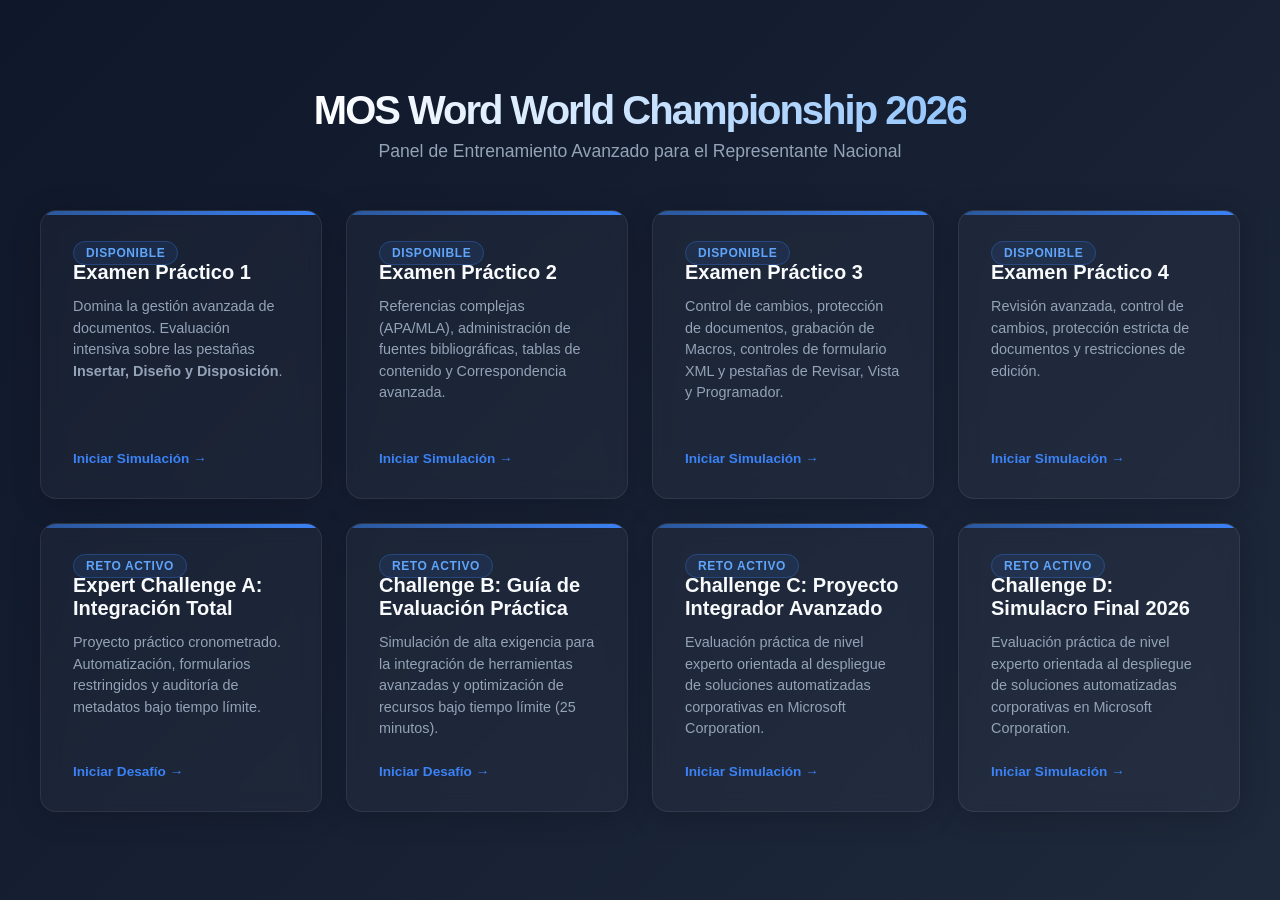
<file: index.html>
<!DOCTYPE html>
<html lang="es">
<head>
    <meta charset="UTF-8">
    <meta name="viewport" content="width=device-width, initial-scale=1.0">
    <title>MOS Word 2026 - Master Training Panel</title>
    <style>
        :root {
            --bg-gradient: linear-gradient(135deg, #0f172a 0%, #1e293b 100%);
            --card-bg: rgba(255, 255, 255, 0.03);
            --card-border: rgba(255, 255, 255, 0.08);
            --text-primary: #f8fafc;
            --text-secondary: #94a3b8;
            --word-blue: #2b579a;
            --word-blue-glow: #3b82f6;
            --accent-disabled: #475569;
        }

        * {
            box-sizing: border-box;
            margin: 0;
            padding: 0;
            font-family: 'Segoe UI', Tahoma, Geneva, Verdana, sans-serif;
        }

        body {
            background: var(--bg-gradient);
            min-height: 100vh;
            color: var(--text-primary);
            display: flex;
            flex-direction: column;
            align-items: center;
            justify-content: center;
            padding: 2rem;
        }

        header {
            text-align: center;
            margin-bottom: 3rem;
            max-width: 800px;
        }

        header h1 {
            font-size: 2.5rem;
            font-weight: 700;
            letter-spacing: -0.05em;
            margin-bottom: 0.5rem;
            background: linear-gradient(to right, #ffffff, #93c5fd);
            -webkit-background-clip: text;
            -webkit-text-fill-color: transparent;
        }

        header p {
            color: var(--text-secondary);
            font-size: 1.1rem;
        }

        /* Contenedor Grid: 4 columnas x 2 filas */
        .grid-container {
            display: grid;
            grid-template-columns: repeat(4, 1fr);
            grid-template-rows: repeat(2, 1fr);
            gap: 1.5rem;
            width: 100%;
            max-width: 1200px;
        }

        /* Estilos base de las Tarjetas */
        .exam-card {
            background: var(--card-bg);
            border: 1px solid var(--card-border);
            border-radius: 16px;
            padding: 2rem;
            backdrop-filter: blur(10px);
            -webkit-backdrop-filter: blur(10px);
            display: flex;
            flex-direction: column;
            justify-content: space-between;
            transition: all 0.4s cubic-bezier(0.4, 0, 0.2, 1);
            position: relative;
            overflow: hidden;
            text-decoration: none;
        }

        /* Tarjeta Habilitada */
        .exam-card.active {
            cursor: pointer;
            box-shadow: 0 4px 30px rgba(0, 0, 0, 0.2);
        }

        .exam-card.active::before {
            content: '';
            position: absolute;
            top: 0;
            left: 0;
            width: 100%;
            height: 4px;
            background: linear-gradient(90deg, var(--word-blue), var(--word-blue-glow));
        }

        .exam-card.active:hover {
            transform: translateY(-8px);
            border-color: rgba(59, 130, 246, 0.4);
            box-shadow: 0 10px 30px rgba(43, 87, 154, 0.25);
            background: rgba(255, 255, 255, 0.05);
        }

        /* Tarjetas Deshabilitadas */
        .exam-card.disabled {
            opacity: 0.5;
            cursor: not-allowed;
        }

        .exam-card.disabled::before {
            content: '';
            position: absolute;
            top: 0;
            left: 0;
            width: 100%;
            height: 4px;
            background: var(--accent-disabled);
        }

        /* Elementos internos de las tarjetas */
        .badge {
            align-self: flex-start;
            font-size: 0.75rem;
            text-transform: uppercase;
            font-weight: 700;
            padding: 0.25rem 0.75rem;
            border-radius: 20px;
            margin-bottom: 1.5rem;
            letter-spacing: 0.05em;
        }

        .active .badge {
            background: rgba(43, 87, 154, 0.2);
            color: #60a5fa;
            border: 1px solid rgba(59, 130, 246, 0.3);
        }

        .disabled .badge {
            background: rgba(71, 85, 105, 0.2);
            color: var(--text-secondary);
            border: 1px solid rgba(71, 85, 105, 0.3);
        }

        .exam-title {
            font-size: 1.25rem;
            font-weight: 600;
            margin-bottom: 0.75rem;
            color: var(--text-primary);
        }

        .exam-description {
            font-size: 0.9rem;
            color: var(--text-secondary);
            line-height: 1.5;
            margin-bottom: 1.5rem;
        }

        .action-text {
            font-size: 0.85rem;
            font-weight: 600;
            display: flex;
            align-items: center;
            gap: 0.5rem;
            margin-top: auto;
        }

        .active .action-text {
            color: #3b82f6;
        }

        .disabled .action-text {
            color: var(--accent-disabled);
        }

        /* Responsividad básica */
        @media (max-width: 1024px) {
            .grid-container {
                grid-template-columns: repeat(2, 1fr);
                grid-template-rows: auto;
            }
        }

        @media (max-width: 640px) {
            .grid-container {
                grid-template-columns: 1fr;
            }
        }
    </style>
</head>
<body>

    <header>
        <h1>MOS Word World Championship 2026</h1>
        <p>Panel de Entrenamiento Avanzado para el Representante Nacional</p>
    </header>

    <div class="grid-container">
        
        <a href="quiz1.html" class="exam-card active">
            <div>
                <span class="badge">Disponible</span>
                <h2 class="exam-title">Examen Práctico 1</h2>
                <p class="exam-description">Domina la gestión avanzada de documentos. Evaluación intensiva sobre las pestañas <strong>Insertar, Diseño y Disposición</strong>.</p>
            </div>
            <div class="action-text">
                Iniciar Simulación &rarr;
            </div>
        </a>

        <a href="quiz2.html" class="exam-card active">
            <div>
                <span class="badge">Disponible</span>
                <h2 class="exam-title">Examen Práctico 2</h2>
                <p class="exam-description">Referencias complejas (APA/MLA), administración de fuentes bibliográficas, tablas de contenido y Correspondencia avanzada.</p>
            </div>
            <div class="action-text">
                Iniciar Simulación &rarr;
            </div>
        </a>

        <a href="quiz3.html" class="exam-card active">
            <div>
                <span class="badge">Disponible</span>
                <h2 class="exam-title">Examen Práctico 3</h2>
                <p class="exam-description">Control de cambios, protección de documentos, grabación de Macros, controles de formulario XML y pestañas de Revisar, Vista y Programador.</p>
            </div>
            <div class="action-text">
                Iniciar Simulación &rarr;
            </div>
        </a>

        <a href="quiz4.html" class="exam-card active">
            <div>
                <span class="badge">Disponible</span>
                <h2 class="exam-title">Examen Práctico 4</h2>
                <p class="exam-description">Revisión avanzada, control de cambios, protección estricta de documentos y restricciones de edición.</p>
            </div>
            <div class="action-text">
                Iniciar Simulación &rarr;
            </div>
        </a>

        <!-- EXPERT CHALLENGE A -->
        <a href="challengeA.html" class="exam-card challenge-card active">
            <div>
                <span class="badge challenge-badge">Reto Activo</span>
                <h2 class="exam-title">Expert Challenge A: Integración Total</h2>
                <p class="exam-description">Proyecto práctico cronometrado. Automatización, formularios restringidos y auditoría de metadatos bajo tiempo límite.</p>
            </div>
            <div class="action-text">
                Iniciar Desafío &rarr;
            </div>
        </a>

        <!-- EXPERT CHALLENGE B -->
        <a href="challengeB.html" class="exam-card challenge-card active">
            <div>
                <span class="badge challenge-badge">Reto Activo</span>
                <h2 class="exam-title">Challenge B: Guía de Evaluación Práctica</h2>
                <p class="exam-description">Simulación de alta exigencia para la integración de herramientas avanzadas y optimización de recursos bajo tiempo límite (25 minutos).</p>
            </div>
            <div class="action-text">
                Iniciar Desafío &rarr;
            </div>
        </a>

        <!-- EXPERT CHALLENGE C -->
        <a href="challengeC.html" class="exam-card challenge-card active">
            <div>
                <span class="badge challenge-badge">Reto Activo</span>
                <h2 class="exam-title">Challenge C: Proyecto Integrador Avanzado</h2>
                <p class="exam-description">Evaluación práctica de nivel experto orientada al despliegue de soluciones automatizadas corporativas en Microsoft Corporation.</p>
            </div>
            <div class="action-text">
                Iniciar Simulación &rarr;
            </div>
        </a>

        <!-- EXPERT CHALLENGE D -->
        <a href="challengeD.html" class="exam-card challenge-card active">
            <div>
                <span class="badge challenge-badge">Reto Activo</span>
                <h2 class="exam-title">Challenge D: Simulacro Final 2026</h2>
                <p class="exam-description">Evaluación práctica de nivel experto orientada al despliegue de soluciones automatizadas corporativas en Microsoft Corporation.</p>
            </div>
            <div class="action-text">
                Iniciar Simulación &rarr;
            </div>
        </a>

    </div>

</body>
</html>
</file>
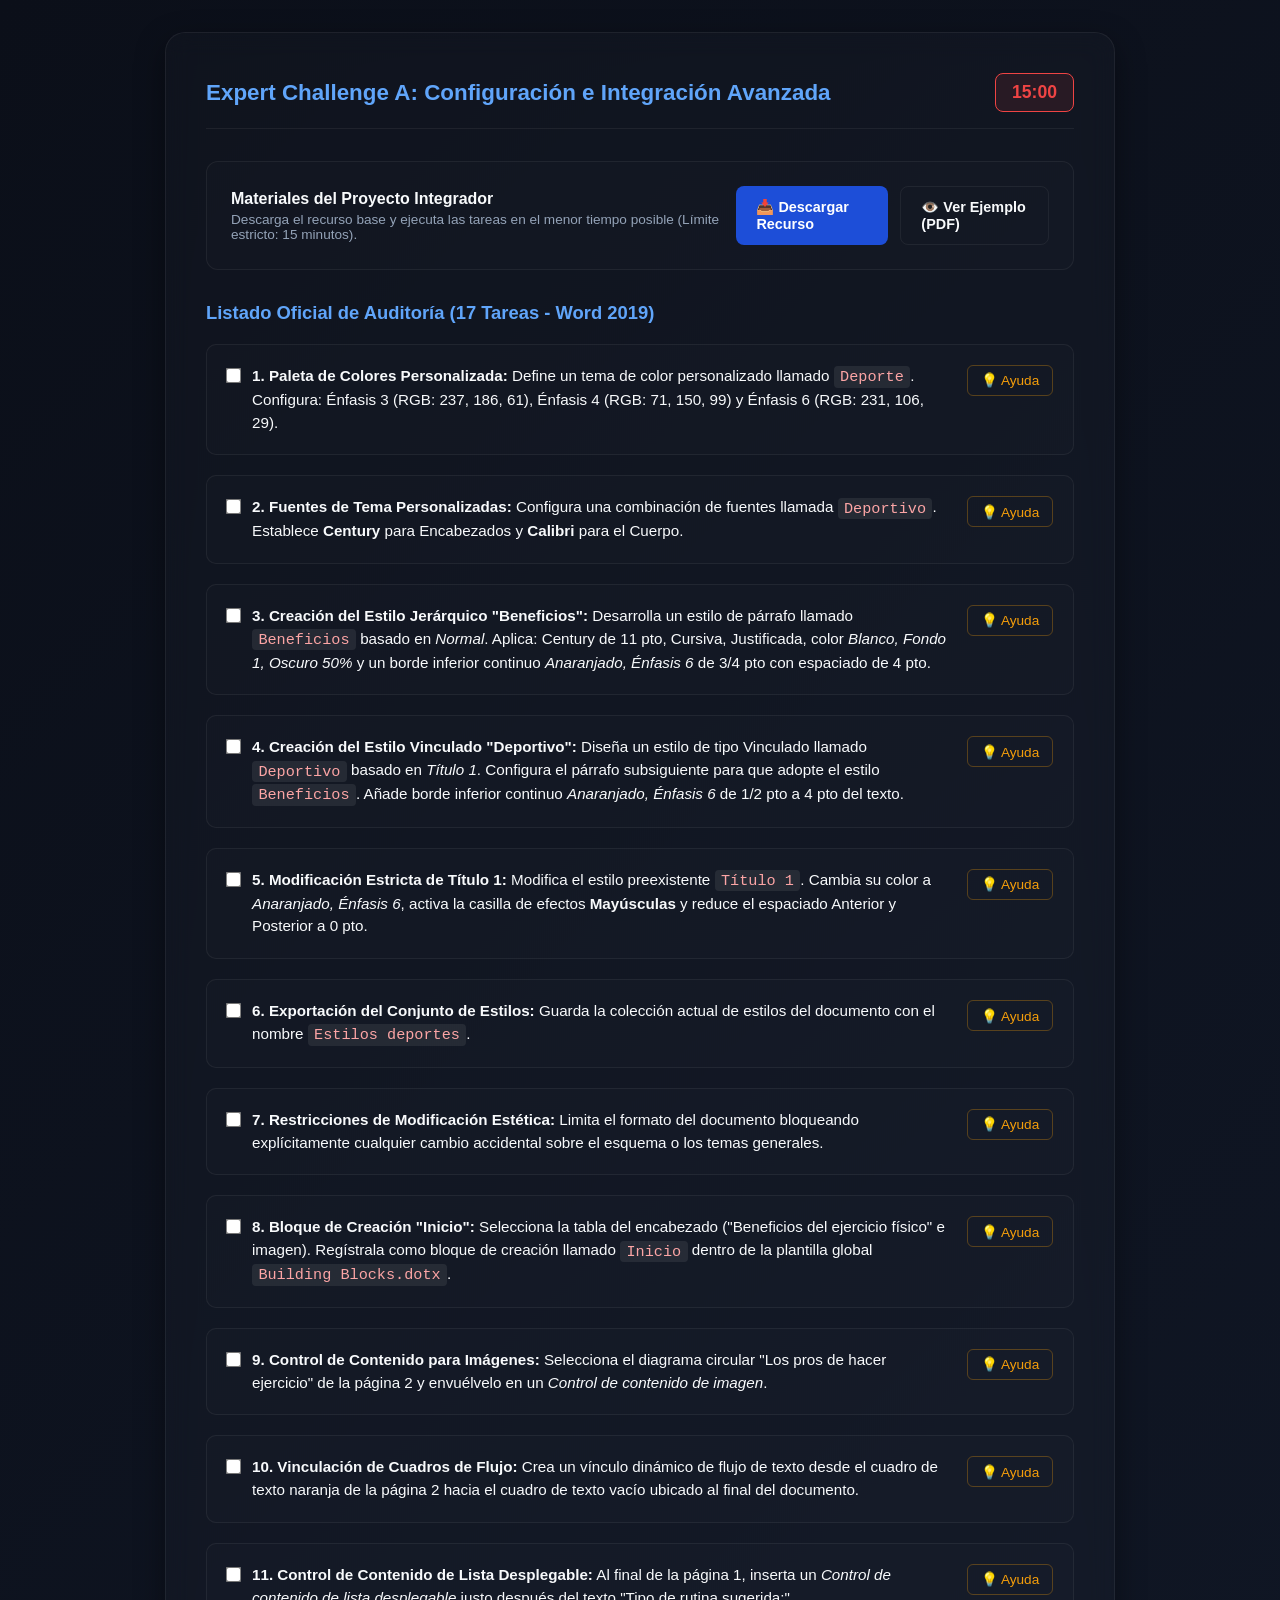
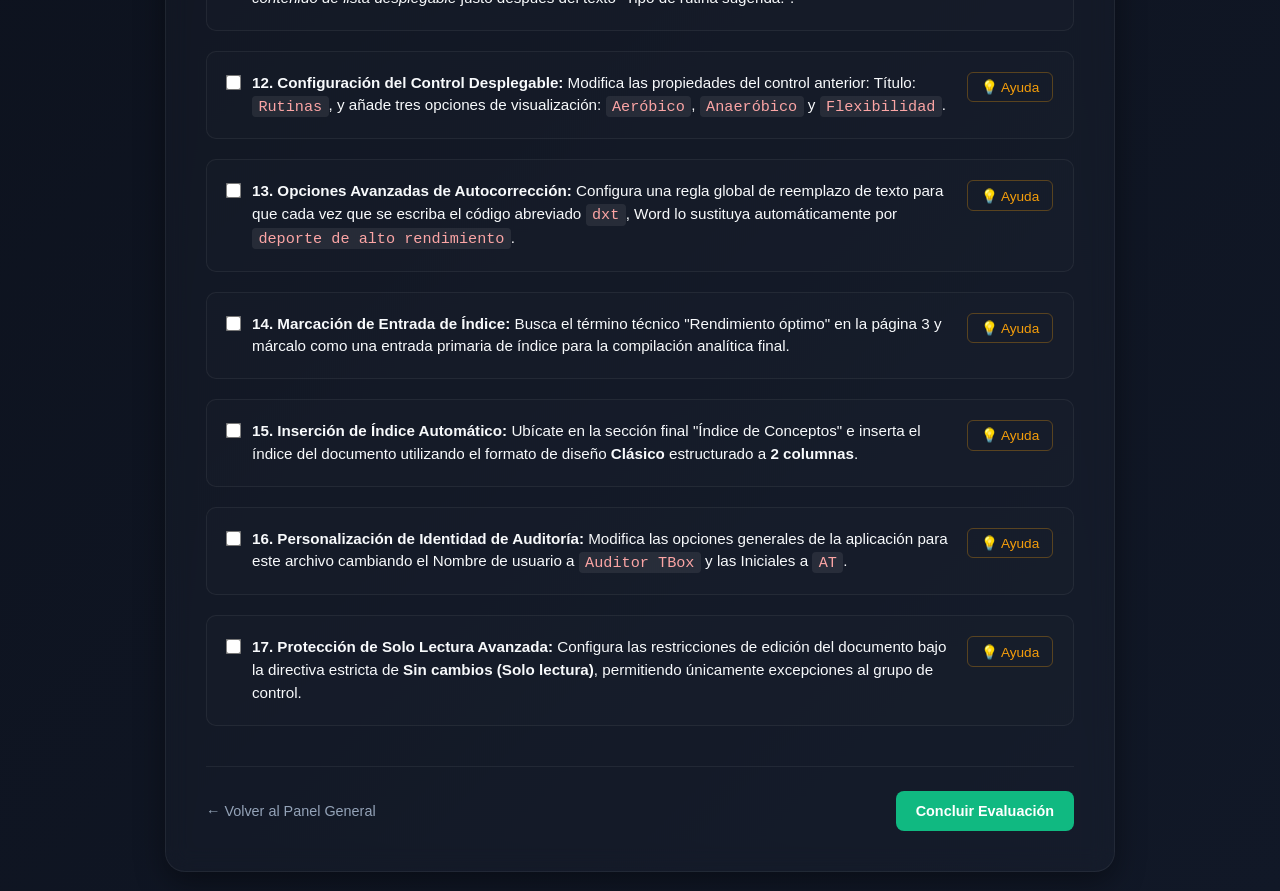
<file: challengeA.html>
<!DOCTYPE html>
<html lang="es">
<head>
    <meta charset="UTF-8">
    <meta name="viewport" content="width=device-width, initial-scale=1.0">
    <title>MOS Word Expert - Expert Challenge A</title>
    <style>
        :root {
            --bg-gradient: linear-gradient(135deg, #0b0f19 0%, #111827 100%);
            --card-bg: rgba(255, 255, 255, 0.02);
            --card-border: rgba(255, 255, 255, 0.06);
            --text-primary: #f8fafc;
            --text-secondary: #94a3b8;
            --word-blue: #1d4ed8;
            --word-blue-glow: #60a5fa;
            --warning: #f59e0b;
            --success: #10b981;
            --help-bg: rgba(245, 158, 11, 0.03);
        }

        * {
            box-sizing: border-box;
            margin: 0;
            padding: 0;
            font-family: 'Segoe UI', Tahoma, Geneva, Verdana, sans-serif;
        }

        body {
            background: var(--bg-gradient);
            min-height: 100vh;
            color: var(--text-primary);
            display: flex;
            align-items: center;
            justify-content: center;
            padding: 2rem;
        }

        .challenge-container {
            background: var(--card-bg);
            border: 1px solid var(--card-border);
            border-radius: 20px;
            padding: 2.5rem;
            max-width: 950px;
            width: 100%;
            backdrop-filter: blur(12px);
            -webkit-backdrop-filter: blur(12px);
            box-shadow: 0 10px 30px rgba(0, 0, 0, 0.4);
        }

        header {
            display: flex;
            justify-content: space-between;
            align-items: center;
            margin-bottom: 2rem;
            border-bottom: 1px solid var(--card-border);
            padding-bottom: 1rem;
        }

        header h1 {
            font-size: 1.4rem;
            color: var(--word-blue-glow);
        }

        .timer-box {
            background: rgba(239, 68, 68, 0.1);
            border: 1px solid #ef4444;
            padding: 0.5rem 1rem;
            border-radius: 8px;
            font-weight: bold;
            color: #ef4444;
            font-size: 1.1rem;
        }

        .action-banner {
            background: rgba(255, 255, 255, 0.01);
            border: 1px solid var(--card-border);
            padding: 1.5rem;
            border-radius: 12px;
            margin-bottom: 2rem;
            display: flex;
            justify-content: space-between;
            align-items: center;
            gap: 1rem;
        }

        .btn-group {
            display: flex;
            gap: 0.75rem;
        }

        .btn {
            padding: 0.75rem 1.25rem;
            border-radius: 8px;
            font-weight: 600;
            text-decoration: none;
            font-size: 0.9rem;
            cursor: pointer;
            transition: all 0.2s ease;
            display: inline-flex;
            align-items: center;
            gap: 0.5rem;
        }

        .btn-primary {
            background: var(--word-blue);
            color: white;
            border: none;
        }

        .btn-primary:hover { background: #2563eb; }

        .btn-secondary {
            background: transparent;
            color: var(--text-primary);
            border: 1px solid var(--card-border);
        }

        .btn-secondary:hover { background: rgba(255, 255, 255, 0.05); }

        .instructions h3 {
            margin-bottom: 1.25rem;
            color: var(--word-blue-glow);
            font-size: 1.15rem;
        }

        .task-list {
            list-style: none;
            display: flex;
            flex-direction: column;
            gap: 1.25rem;
            margin-bottom: 2.5rem;
        }

        .task-card {
            background: rgba(255, 255, 255, 0.01);
            border: 1px solid var(--card-border);
            border-radius: 10px;
            padding: 1.25rem;
            transition: border-color 0.2s;
        }

        .task-main {
            display: flex;
            align-items: flex-start;
            justify-content: space-between;
            gap: 1rem;
        }

        .task-content {
            display: flex;
            align-items: flex-start;
            gap: 0.75rem;
            flex: 1;
        }

        .task-content input[type="checkbox"] {
            margin-top: 0.25rem;
            transform: scale(1.2);
            cursor: pointer;
        }

        .task-text {
            line-height: 1.5;
            font-size: 0.95rem;
        }

        .task-text code {
            background: rgba(255, 255, 255, 0.08);
            padding: 0.1rem 0.4rem;
            border-radius: 4px;
            font-family: Consolas, monospace;
            color: #fca5a5;
        }

        .btn-help {
            background: transparent;
            border: 1px solid rgba(245, 158, 11, 0.3);
            color: var(--warning);
            padding: 0.4rem 0.8rem;
            border-radius: 6px;
            font-size: 0.85rem;
            cursor: pointer;
            display: flex;
            align-items: center;
            gap: 0.3rem;
            font-weight: 500;
            transition: all 0.2s;
        }

        .btn-help:hover {
            background: rgba(245, 158, 11, 0.1);
            border-color: var(--warning);
        }

        .help-guide {
            display: none;
            margin-top: 1rem;
            padding: 1.25rem;
            background: var(--help-bg);
            border-left: 3px solid var(--warning);
            border-radius: 0 6px 6px 0;
            font-size: 0.9rem;
            color: #e2e8f0;
            line-height: 1.6;
        }

        .help-guide ol {
            margin-left: 1.25rem;
            margin-top: 0.5rem;
        }

        .help-guide li {
            margin-bottom: 0.4rem;
        }

        .nav-actions {
            display: flex;
            justify-content: space-between;
            align-items: center;
            border-top: 1px solid var(--card-border);
            padding-top: 1.5rem;
        }

        .back-link {
            color: var(--text-secondary);
            text-decoration: none;
            font-size: 0.9rem;
            transition: color 0.2s;
        }

        .back-link:hover { color: var(--text-primary); }
    </style>
</head>
<body>

    <div class="challenge-container" id="main-container">
        <header>
            <h1>Expert Challenge A: Configuración e Integración Avanzada</h1>
            <div class="timer-box" id="timer">15:00</div>
        </header>

        <div class="action-banner">
            <div>
                <h4 style="margin-bottom: 0.25rem;">Materiales del Proyecto Integrador</h4>
                <p style="font-size: 0.85rem; color: var(--text-secondary);">Descarga el recurso base y ejecuta las tareas en el menor tiempo posible (Límite estricto: 15 minutos).</p>
            </div>
            <div class="btn-group">
                <a href="docs/Beneficios_del_deporte.docx" class="btn btn-primary" download>
                    📥 Descargar Recurso
                </a>
                <a href="docs/Beneficios_del_deporte_Ejemplo.pdf" target="_blank" class="btn btn-secondary">
                    👁️ Ver Ejemplo (PDF)
                </a>
            </div>
        </div>

        <div class="instructions">
            <h3>Listado Oficial de Auditoría (17 Tareas - Word 2019)</h3>
            <ul class="task-list">
                
                <!-- TAREA 1 -->
                <li class="task-card">
                    <div class="task-main">
                        <div class="task-content">
                            <input type="checkbox">
                            <div class="task-text">
                                <strong>1. Paleta de Colores Personalizada:</strong> Define un tema de color personalizado llamado <code>Deporte</code>. Configura: Énfasis 3 (RGB: 237, 186, 61), Énfasis 4 (RGB: 71, 150, 99) y Énfasis 6 (RGB: 231, 106, 29).
                            </div>
                        </div>
                        <button class="btn-help" onclick="toggleHelp(1)">💡 Ayuda</button>
                    </div>
                    <div class="help-guide" id="help-1">
                        <strong>Guía Técnica de Configuración:</strong>
                        <ol>
                            <li>Ve a la pestaña <strong>Diseño</strong> en la cinta de opciones.</li>
                            <li>En el grupo <em>Formato del documento</em>, haz clic en el botón desplegable <strong>Colores</strong>.</li>
                            <li>Ve al final del menú y selecciona la opción <strong>Personalizar colores...</strong></li>
                            <li>En la ventana emergente, localiza la fila de <strong>Énfasis 3</strong>, abre su paleta, haz clic en <em>Más colores...</em> y en la pestaña <em>Personalizado</em> ingresa los valores (Rojo: 237, Verde: 186, Azul: 61). Presiona Aceptar.</li>
                            <li>Repite con exactitud el paso anterior para <strong>Énfasis 4</strong> (71, 150, 99) y <strong>Énfasis 6</strong> (231, 106, 29).</li>
                            <li>En la casilla inferior <em>Nombre</em>, borre el texto por defecto y asigne estrictamente: <code>Deporte</code>. Haz clic en <strong>Guardar</strong>.</li>
                        </ol>
                    </div>
                </li>

                <!-- TAREA 2 -->
                <li class="task-card">
                    <div class="task-main">
                        <div class="task-content">
                            <input type="checkbox">
                            <div class="task-text">
                                <strong>2. Fuentes de Tema Personalizadas:</strong> Configura una combinación de fuentes llamada <code>Deportivo</code>. Establece <strong>Century</strong> para Encabezados y <strong>Calibri</strong> para el Cuerpo.
                            </div>
                        </div>
                        <button class="btn-help" onclick="toggleHelp(2)">💡 Ayuda</button>
                    </div>
                    <div class="help-guide" id="help-2">
                        <strong>Guía Técnica de Configuración:</strong>
                        <ol>
                            <li>Dirígete a la pestaña <strong>Diseño</strong>.</li>
                            <li>Haz clic en el comando desplegable <strong>Fuentes</strong> (justo debajo de Colores).</li>
                            <li>Haz clic en la opción final denominada <strong>Personalizar fuentes...</strong></li>
                            <li>En el cuadro de diálogo flotante, cambia la opción <em>Fuente de encabezado:</em> desplegando la lista y seleccionando la tipografía <strong>Century</strong>.</li>
                            <li>Cambia el campo <em>Fuente de cuerpo:</em> seleccionando la familia tipográfica <strong>Calibri</strong>.</li>
                            <li>Asigna en la casilla inferior de <em>Nombre</em> el valor de identificación: <code>Deportivo</code> y pulsa <strong>Guardar</strong>.</li>
                        </ol>
                    </div>
                </li>

                <!-- TAREA 3 -->
                <li class="task-card">
                    <div class="task-main">
                        <div class="task-content">
                            <input type="checkbox">
                            <div class="task-text">
                                <strong>3. Creación del Estilo Jerárquico "Beneficios":</strong> Desarrolla un estilo de párrafo llamado <code>Beneficios</code> basado en <em>Normal</em>. Aplica: Century de 11 pto, Cursiva, Justificada, color <em>Blanco, Fondo 1, Oscuro 50%</em> y un borde inferior continuo <em>Anaranjado, Énfasis 6</em> de 3/4 pto con espaciado de 4 pto.
                            </div>
                        </div>
                        <button class="btn-help" onclick="toggleHelp(3)">💡 Ayuda</button>
                    </div>
                    <div class="help-guide" id="help-3">
                        <strong>Guía Técnica de Configuración:</strong>
                        <ol>
                            <li>Pestaña <strong>Inicio</strong> &gt; haz clic en la flecha de expansión del grupo <em>Estilos</em> (esquina inferior derecha del bloque) para desplegar el Panel de Estilos.</li>
                            <li>Haz clic en el primer botón inferior izquierdo del panel: <strong>Nuevo estilo</strong> (ícono de letra A con un signo de suma).</li>
                            <li>Completa los metadatos iniciales: Nombre: <code>Beneficios</code>, Tipo de estilo: <em>Párrafo</em>, Estilo basado en: <em>Normal</em>.</li>
                            <li>En los controles directos de formato rápidos, elige: Fuente: <strong>Century</strong>, Tamaño: <strong>11</strong>, activa el botón <strong>Cursiva</strong> (<em>K</em>) y la alineación <strong>Justificar</strong>. Modifica la paleta de color de fuente eligiendo exactamente el tono <em>Blanco, Fondo 1, Oscuro 50%</em>.</li>
                            <li>Sin cerrar la ventana, ve a la esquina inferior izquierda y haz clic en el botón <strong>Formato</strong> &gt; selecciona <strong>Borde...</strong></li>
                            <li>En la pestaña <em>Bordes</em>, configura: Valor: <em>Personalizado</em>, Estilo: Línea continua, Color: <em>Anaranjado, Énfasis 6</em>, Ancho: <strong>3/4 pto</strong>. Haz un solo clic en el diagrama de vista previa derecho para activar únicamente el **borde inferior**.</li>
                            <li>En esa misma ventana de bordes, haz clic en el botón de la derecha <strong>Opciones...</strong> y en el apartado de <em>Distancia desde el texto</em> cambia el casillero <em>Inferior</em> a <strong>4 pto</strong>. Presiona Aceptar en las tres pantallas abiertas.</li>
                        </ol>
                    </div>
                </li>

                <!-- TAREA 4 -->
                <li class="task-card">
                    <div class="task-main">
                        <div class="task-content">
                            <input type="checkbox">
                            <div class="task-text">
                                <strong>4. Creación del Estilo Vinculado "Deportivo":</strong> Diseña un estilo de tipo Vinculado llamado <code>Deportivo</code> basado en <em>Título 1</em>. Configura el párrafo subsiguiente para que adopte el estilo <code>Beneficios</code>. Añade borde inferior continuo <em>Anaranjado, Énfasis 6</em> de 1/2 pto a 4 pto del texto.
                            </div>
                        </div>
                        <button class="btn-help" onclick="toggleHelp(4)">💡 Ayuda</button>
                    </div>
                    <div class="help-guide" id="help-4">
                        <strong>Guía Técnica de Configuración:</strong>
                        <ol>
                            <li>Despliega el panel de **Estilos** (Pestaña Inicio) y pulsa en **Nuevo estilo**.</li>
                            <li>Nómbralo <code>Deportivo</code> y en el desplegable *Tipo de estilo* selecciona obligatoriamente **Vinculado (párrafo y carácter)**.</li>
                            <li>Establece el campo *Estilo basado en:* asignando **Título 1**.</li>
                            <li>En el campo inmediatamente inferior llamado *Estilo del párrafo siguiente*, despliega las opciones y selecciona tu estilo creado en el paso anterior: <code>Beneficios</code>.</li>
                            <li>Para los espaciados, haz clic en **Formato &gt; Párrafo...** y en la sección *Espaciado* coloca: Anterior: **0 pto** y Posterior: **12 pto**. Deja el interlineado tal como se solicite y presiona Aceptar.</li>
                            <li>Entra a **Formato &gt; Borde...**, define una línea recta continua de **1/2 pto**, color *Anaranjado, Énfasis 6*, actívala exclusivamente en la parte inferior de la cuadrícula de muestra y, mediante el botón **Opciones...**, ajusta la distancia inferior a **4 pto**. Acepta todo.</li>
                        </ol>
                    </div>
                </li>

                <!-- TAREA 5 -->
                <li class="task-card">
                    <div class="task-main">
                        <div class="task-content">
                            <input type="checkbox">
                            <div class="task-text">
                                <strong>5. Modificación Estricta de Título 1:</strong> Modifica el estilo preexistente <code>Título 1</code>. Cambia su color a <em>Anaranjado, Énfasis 6</em>, activa la casilla de efectos <strong>Mayúsculas</strong> y reduce el espaciado Anterior y Posterior a 0 pto.
                            </div>
                        </div>
                        <button class="btn-help" onclick="toggleHelp(5)">💡 Ayuda</button>
                    </div>
                    <div class="help-guide" id="help-5">
                        <strong>Guía Técnica de Configuración:</strong>
                        <ol>
                            <li>En la barra o galería horizontal de estilos visuales ubicada en la pestaña Inicio, localiza el cuadro rotulado como <strong>Título 1</strong>.</li>
                            <li>Haz clic secundario (derecho) sobre él y selecciona la opción <strong>Modificar...</strong></li>
                            <li>En el apartado de formato directo, cambia la paleta cromática asignando el color <em>Anaranjado, Énfasis 6</em>.</li>
                            <li>Haz clic en el botón **Formato** de la base de la ventana y selecciona **Fuente...** En la sección de *Efectos*, marca explícitamente la casilla **Mayúsculas**. Pulsa Aceptar.</li>
                            <li>Haz clic nuevamente en **Formato** &gt; elige **Párrafo...** y en el bloque de *Espaciado* reduce manualmente los valores de las casillas *Anterior* y *Posterior* colocándolas ambas en **0 pto**. Guarda todos los cambios.</li>
                        </ol>
                    </div>
                </li>

                <!-- TAREA 6 -->
                <li class="task-card">
                    <div class="task-main">
                        <div class="task-content">
                            <input type="checkbox">
                            <div class="task-text">
                                <strong>6. Exportación del Conjunto de Estilos:</strong> Guarda la colección actual de estilos del documento con el nombre <code>Estilos deportes</code>.
                            </div>
                        </div>
                        <button class="btn-help" onclick="toggleHelp(6)">💡 Ayuda</button>
                    </div>
                    <div class="help-guide" id="help-6">
                        <strong>Guía Técnica de Configuración:</strong>
                        <ol>
                            <li>Ingresa a la pestaña **Diseño** de la cinta de opciones general.</li>
                            <li>En el bloque central *Formato del documento*, busca la barra de plantillas de estilos y haz clic en el botón flecha hacia abajo (**Más**) para expandir la galería completa.</li>
                            <li>Haz clic en la opción del menú llamada **Guardar como un nuevo conjunto de estilos...**</li>
                            <li>En la ventana emergente de guardado, digita el nombre literal: <code>Estilos deportes</code> cuidando la ortografía, y mantén la ruta por defecto que te sugiere la aplicación para asegurar su indexación. Haz clic en **Guardar**.</li>
                        </ol>
                    </div>
                </li>

                <!-- TAREA 7 -->
                <li class="task-card">
                    <div class="task-main">
                        <div class="task-content">
                            <input type="checkbox">
                            <div class="task-text">
                                <strong>7. Restricciones de Modificación Estética:</strong> Limita el formato del documento bloqueando explícitamente cualquier cambio accidental sobre el esquema o los temas generales.
                            </div>
                        </div>
                        <button class="btn-help" onclick="toggleHelp(7)">💡 Ayuda</button>
                    </div>
                    <div class="help-guide" id="help-7">
                        <strong>Guía Técnica de Configuración:</strong>
                        <ol>
                            <li>Dirígete a la pestaña **Revisar**.</li>
                            <li>En el grupo *Proteger* (extremo derecho), haz clic en el comando **Restringir edición**. Se abrirá un panel lateral derecho.</li>
                            <li>En la primera sección del panel (*1. Restricciones de formato*), activa la casilla de verificación: **Limitar el formato a una selección de estilos**.</li>
                            <li>Inmediatamente abajo, haz clic sobre las letras azules que dicen **Configuración...**</li>
                            <li>En la ventana emergente *Restricciones de formato*, desplázate a la base del cuadro y marca obligatoriamente la casilla de verificación: **Bloquear el cambio de esquema o tema**. Haz clic en Aceptar y confirma el cuadro de diálogo secundario pulsando en *Sí*.</li>
                        </ol>
                    </div>
                </li>

                <!-- TAREA 8 -->
                <li class="task-card">
                    <div class="task-main">
                        <div class="task-content">
                            <input type="checkbox">
                            <div class="task-text">
                                <strong>8. Bloque de Creación "Inicio":</strong> Selecciona la tabla del encabezado ("Beneficios del ejercicio físico" e imagen). Regístrala como bloque de creación llamado <code>Inicio</code> dentro de la plantilla global <code>Building Blocks.dotx</code>.
                            </div>
                        </div>
                        <button class="btn-help" onclick="toggleHelp(8)">💡 Ayuda</button>
                    </div>
                    <div class="help-guide" id="help-8">
                        <strong>Guía Técnica de Configuración:</strong>
                        <ol>
                            <li>Sombrea minuciosamente toda la estructura de la tabla de la portada inicial (asegúrate de tomar el controlador de la tabla en cruz para abarcar tanto la fila del texto corporativo como el contenedor de la imagen).</li>
                            <li>Pestaña **Insertar** &gt; ve al grupo *Texto* e identifica el ícono de **Explorar elementos rápidos** (ícono azul con cuadrícula).</li>
                            <li>Haz clic en él y selecciona la última opción: **Guardar selección en la galería de elementos rápidos...**</li>
                            <li>Configura los campos: Nombre: <code>Inicio</code>, Galería: *Elementos rápidos*, Categoría: *General*, y en la opción **Guardar en:** despliega el menú y selecciona rigurosamente **Building Blocks.dotx**. Pulsa Aceptar.</li>
                        </ol>
                    </div>
                </li>

                <!-- TAREA 9 -->
                <li class="task-card">
                    <div class="task-main">
                        <div class="task-content">
                            <input type="checkbox">
                            <div class="task-text">
                                <strong>9. Control de Contenido para Imágenes:</strong> Selecciona el diagrama circular "Los pros de hacer ejercicio" de la página 2 y envuélvelo en un <em>Control de contenido de imagen</em>.
                            </div>
                        </div>
                        <button class="btn-help" onclick="toggleHelp(9)">💡 Ayuda</button>
                    </div>
                    <div class="help-guide" id="help-9">
                        <strong>Guía Técnica de Configuración:</strong>
                        <ol>
                            <li>Baja a la página número 2 del archivo del reto y haz un clic izquierdo directo para seleccionar la imagen con el gráfico circular.</li>
                            <li>Dirígete a la pestaña avanzada **Programador** (Si no la tienes activa, ve a Archivo &gt; Opciones &gt; Personalizar cinta de opciones y activa la casilla de verificación de *Programador* o *Desarrollador*).</li>
                            <li>En el grupo funcional *Controles*, haz un clic sobre el ícono **Control de contenido de imagen** (representado visualmente por el pictograma pequeño de un paisaje con montañas y sol). El objeto quedará enmarcado automáticamente.</li>
                        </ol>
                    </div>
                </li>

                <!-- TAREA 10 -->
                <li class="task-card">
                    <div class="task-main">
                        <div class="task-content">
                            <input type="checkbox">
                            <div class="task-text">
                                <strong>10. Vinculación de Cuadros de Flujo:</strong> Crea un vínculo dinámico de flujo de texto desde el cuadro de texto naranja de la página 2 hacia el cuadro de texto vacío ubicado al final del documento.
                            </div>
                        </div>
                        <button class="btn-help" onclick="toggleHelp(10)">💡 Ayuda</button>
                    </div>
                    <div class="help-guide" id="help-10">
                        <strong>Guía Técnica de Configuración:</strong>
                        <ol>
                            <li>Haz un clic sobre el borde exterior del cuadro de texto de fondo naranja situado en la página 2 para seleccionarlo de forma íntegra.</li>
                            <li>Observa que aparecerá en la parte superior la pestaña emergente de contexto **Formato de forma** (o *Herramientas de dibujo*). Haz clic en ella.</li>
                            <li>Busca el grupo de comandos denominado *Texto* y pulsa el comando **Crear vínculo** (tu puntero del mouse adoptará la forma gráfica de una taza o jarra contenedora).</li>
                            <li>Desplázate sin hacer clics accidentales hasta la última página del documento y posiciona la jarra dentro del cuadro de texto flotante que se encuentra totalmente vacío. Haz un clic izquierdo para consolidar el enlace de desbordamiento de caracteres.</li>
                        </ol>
                    </div>
                </li>

                <!-- TAREA 11 -->
                <li class="task-card">
                    <div class="task-main">
                        <div class="task-content">
                            <input type="checkbox">
                            <div class="task-text">
                                <strong>11. Control de Contenido de Lista Desplegable:</strong> Al final de la página 1, inserta un <em>Control de contenido de lista desplegable</em> justo después del texto "Tipo de rutina sugerida:".
                            </div>
                        </div>
                        <button class="btn-help" onclick="toggleHelp(11)">💡 Ayuda</button>
                    </div>
                    <div class="help-guide" id="help-11">
                        <strong>Guía Técnica de Configuración:</strong>
                        <ol>
                            <li>Ubica la línea de texto "Tipo de rutina sugerida:" posicionada hacia la parte baja de la primera página del recurso.</li>
                            <li>Haz un clic derecho inmediatamente después del signo de dos puntos (:), dejando un espacio en blanco regulatorio mediante la barra espaciadora.</li>
                            <li>Ingresa a la pestaña **Programador** en el menú superior.</li>
                            <li>En el bloque de comandos *Controles*, haz clic sobre el comando **Control de contenido de lista desplegable** (se diferencia por tener un gráfico que emula un mini formulario con filas horizontales y una flechita lateral apuntando hacia abajo). El marcador de posición aparecerá en pantalla.</li>
                        </ol>
                    </div>
                </li>

                <!-- TAREA 12 -->
                <li class="task-card">
                    <div class="task-main">
                        <div class="task-content">
                            <input type="checkbox">
                            <div class="task-text">
                                <strong>12. Configuración del Control Desplegable:</strong> Modifica las propiedades del control anterior: Título: <code>Rutinas</code>, y añade tres opciones de visualización: <code>Aeróbico</code>, <code>Anaeróbico</code> y <code>Flexibilidad</code>.
                            </div>
                        </div>
                        <button class="btn-help" onclick="toggleHelp(12)">💡 Ayuda</button>
                    </div>
                    <div class="help-guide" id="help-12">
                        <strong>Guía Técnica de Configuración:</strong>
                        <ol>
                            <li>Haz clic en el cuadro del control insertado previamente para seleccionarlo.</li>
                            <li>En la pestaña **Programador** &gt; grupo *Controles*, pulsa sobre el comando **Propiedades**.</li>
                            <li>En el cuadro emergente, ve a la casilla *Título:* e introduce el texto: <code>Rutinas</code>.</li>
                            <li>Ve a la mitad inferior del formulario donde dice *Propiedades de la lista desplegable* y haz clic en el botón de la derecha **Agregar...**</li>
                            <li>En el recuadro emergente digita en *Nombre para mostrar:* <code>Aeróbico</code>, el campo *Valor* se autorrellenará. Presiona Aceptar.</li>
                            <li>Repite este paso pulsando el botón **Agregar...** para incluir la opción <code>Anaeróbico</code>, y una vez más para anexar el valor <code>Flexibilidad</code>. Valida y guarda presionando el botón Aceptar principal.</li>
                        </ol>
                    </div>
                </li>

                <!-- TAREA 13 -->
                <li class="task-card">
                    <div class="task-main">
                        <div class="task-content">
                            <input type="checkbox">
                            <div class="task-text">
                                <strong>13. Opciones Avanzadas de Autocorrección:</strong> Configura una regla global de reemplazo de texto para que cada vez que se escriba el código abreviado <code>dxt</code>, Word lo sustituya automáticamente por <code>deporte de alto rendimiento</code>.
                            </div>
                        </div>
                        <button class="btn-help" onclick="toggleHelp(13)">💡 Ayuda</button>
                    </div>
                    <div class="help-guide" id="help-13">
                        <strong>Guía Técnica de Configuración:</strong>
                        <ol>
                            <li>Ve a la parte superior izquierda de tu pantalla y haz clic en la pestaña **Archivo**, luego selecciona la opción final: **Opciones**.</li>
                            <li>En el menú de categorías izquierdo del panel flotante, selecciona la sección **Revisión**.</li>
                            <li>Haz clic sobre el botón grande destacado: **Opciones de Autocorrección...**</li>
                            <li>Asegúrate de estar situado en la pestaña *Autocorrección*. En el casillero de entrada denominado **Reemplazar:** escribe el disparador en minúsculas: <code>dxt</code>.</li>
                            <li>Haz clic en el casillero contiguo denominado **Con:** y digita minuciosamente la cadena completa de reemplazo: <code>deporte de alto rendimiento</code>.</li>
                            <li>Haz un clic en el botón intermedio **Agregar** (o *Reemplazar* según aplique) y luego presiona Aceptar en los cuadros restantes de control.</li>
                        </ol>
                    </div>
                </li>

                <!-- TAREA 14 -->
                <li class="task-card">
                    <div class="task-main">
                        <div class="task-content">
                            <input type="checkbox">
                            <div class="task-text">
                                <strong>14. Marcación de Entrada de Índice:</strong> Busca el término técnico "Rendimiento óptimo" en la página 3 y márcalo como una entrada primaria de índice para la compilación analítica final.
                            </div>
                        </div>
                        <button class="btn-help" onclick="toggleHelp(14)">💡 Ayuda</button>
                    </div>
                    <div class="help-guide" id="help-14">
                        <strong>Guía Técnica de Configuración:</strong>
                        <ol>
                            <li>Ubica en el cuerpo textual de la página número 3 del archivo la frase literal "Rendimiento óptimo".</li>
                            <li>Arrastra el cursor del mouse sobre ella para dejarla perfectamente seleccionada o sombreada.</li>
                            <li>Ingresa a la pestaña **Referencias** de la barra de herramientas.</li>
                            <li>Busca el grupo funcional denominado *Índice* (generalmente situado hacia el extremo derecho) y pulsa en el control **Marcar entrada** (atajo rápido de teclado Alt + Mayús + X).</li>
                            <li>Verifica que la palabra seleccionada se muestre dentro de la casilla *Entrada:* y, sin realizar ninguna otra alteración formal, haz clic en el botón inferior **Marcar**. Cierra el cuadro flotante (se activarán los símbolos ocultos de formato ¶, puedes desactivarlos en Inicio si lo requieres).</li>
                        </ol>
                    </div>
                </li>

                <!-- TAREA 15 -->
                <li class="task-card">
                    <div class="task-main">
                        <div class="task-content">
                            <input type="checkbox">
                            <div class="task-text">
                                <strong>15. Inserción de Índice Automático:</strong> Ubícate en la sección final "Índice de Conceptos" e inserta el índice del documento utilizando el formato de diseño <strong>Clásico</strong> estructurado a <strong>2 columnas</strong>.
                            </div>
                        </div>
                        <button class="btn-help" onclick="toggleHelp(15)">💡 Ayuda</button>
                    </div>
                    <div class="help-guide" id="help-15">
                        <strong>Guía Técnica de Configuración:</strong>
                        <ol>
                            <li>Desplázate al cierre total del documento y haz clic izquierdo para posicionar tu cursor parpadeante justo debajo del encabezado que dice "Índice de Conceptos".</li>
                            <li>Haz clic en la pestaña **Referencias**.</li>
                            <li>En el bloque de opciones *Índice*, haz clic en el botón de comando principal: **Insertar índice** (el ícono muestra una hoja de cuaderno con líneas azules y una letra "I" verde).</li>
                            <li>En la interfaz del asistente, localiza el menú desplegable inferior rotulado como *Formatos:* y cambia su valor seleccionando la opción **Clásico**.</li>
                            <li>Asegúrate de que en el casillero numérico superior de *Columnas:* esté fijado el valor en **2** columnas. Deja el resto de componentes predeterminados y confirma presionando **Aceptar**.</li>
                        </ol>
                    </div>
                </li>

                <!-- TAREA 16 -->
                <li class="task-card">
                    <div class="task-main">
                        <div class="task-content">
                            <input type="checkbox">
                            <div class="task-text">
                                <strong>16. Personalización de Identidad de Auditoría:</strong> Modifica las opciones generales de la aplicación para este archivo cambiando el Nombre de usuario a <code>Auditor TBox</code> y las Iniciales a <code>AT</code>.
                            </div>
                        </div>
                        <button class="btn-help" onclick="toggleHelp(16)">💡 Ayuda</button>
                    </div>
                    <div class="help-guide" id="help-16">
                        <strong>Guía Técnica de Configuración:</strong>
                        <ol>
                            <li>Haz clic en la pestaña superior **Archivo** &gt; ve al menú final e ingresa en **Opciones**.</li>
                            <li>Asegúrate de permanecer en el menú de categorías inicial denominado **General**.</li>
                            <li>Baja en el panel derecho hasta encontrar el bloque titulado con claridad: *Personalizar la copia de Microsoft Office*.</li>
                            <li>Ubica la caja de texto editable correspondiente al campo **Nombre de usuario:**, borra el texto de fábrica e ingresa: <code>Auditor TBox</code>.</li>
                            <li>Ubica la caja contigua **Iniciales:**, limpia el contenido previo y escribe el valor en mayúsculas fijas: <code>AT</code>. Pulsa el botón inferior **Aceptar** para registrar el cambio de metadatos de autoría.</li>
                        </ol>
                    </div>
                </li>

                <!-- TAREA 17 -->
                <li class="task-card">
                    <div class="task-main">
                        <div class="task-content">
                            <input type="checkbox">
                            <div class="task-text">
                                <strong>17. Protección de Solo Lectura Avanzada:</strong> Configura las restricciones de edición del documento bajo la directiva estricta de <strong>Sin cambios (Solo lectura)</strong>, permitiendo únicamente excepciones al grupo de control.
                            </div>
                        </div>
                        <button class="btn-help" onclick="toggleHelp(17)">💡 Ayuda</button>
                    </div>
                    <div class="help-guide" id="help-17">
                        <strong>Guía Técnica de Configuración:</strong>
                        <ol>
                            <li>Dirígete a la pestaña superior **Revisar**.</li>
                            <li>En el grupo derecho de *Proteger*, haz un clic en el control **Restringir edición**.</li>
                            <li>Ve al panel que se despliega en el lateral derecho del espacio de trabajo de Word y concéntrate en el apartado número **2. Restricciones de edición**.</li>
                            <li>Activa la casilla de verificación selectiva que dicta: *Permitir solo este tipo de edición en el documento:*.</li>
                            <li>Inmediatamente abajo, abre el menú desplegable que se ha habilitado y selecciona con precisión quirúrgica la directiva protectora: **Sin cambios (Solo lectura)**. (No ejecutes el botón de aplicar contraseña a menos que la rúbrica exija una clave explícita). Cerciórate de que los cambios queden aplicados.</li>
                        </ol>
                    </div>
                </li>

            </ul>
        </div>

        <div class="nav-actions">
            <a href="index.html" class="back-link">&larr; Volver al Panel General</a>
            <button class="btn btn-primary" style="background: var(--success);" onclick="concluirReto()">Concluir Evaluación</button>
        </div>
    </div>

    <script>
        // Lógica del Cronómetro Ajustado a 15 Minutos Estrictos
        let timeInSeconds = 15 * 60;
        const timerElement = document.getElementById("timer");

        const countdown = setInterval(() => {
            let minutes = Math.floor(timeInSeconds / 60);
            let seconds = timeInSeconds % 60;

            seconds = seconds < 10 ? '0' + seconds : seconds;
            minutes = minutes < 10 ? '0' + minutes : minutes;

            timerElement.innerText = `${minutes}:${seconds}`;

            if (timeInSeconds <= 0) {
                clearInterval(countdown);
                timerElement.style.background = "rgba(239, 68, 68, 0.2)";
                timerElement.style.color = "#ef4444";
                timerElement.style.borderColor = "#ef4444";
                timerElement.innerText = "Tiempo Expirado";
            }
            timeInSeconds--;
        }, 1000);

        // Control de Visualización Interactiva de Guías de Ayuda Individuales
        function toggleHelp(id) {
            const el = document.getElementById(`help-${id}`);
            if (el.style.display === "block") {
                el.style.display = "none";
            } else {
                el.style.display = "block";
            }
        }

        function concluirReto() {
            clearInterval(countdown);
            const container = document.getElementById("main-container");
            container.innerHTML = `
                <div style="text-align: center; padding: 4rem 0;">
                    <h2 style="color: var(--success); margin-bottom: 1.5rem; font-size: 2rem;">¡Proyecto Integrador Finalizado!</h2>
                    <p style="color: var(--text-secondary); margin-bottom: 2.5rem; line-height: 1.8; max-width: 600px; margin-left: auto; margin-right: auto;">
                        El set completo de 17 competencias críticas de nivel Expert en Word 2019 ha sido evaluado bajo la presión de tiempo asignada. ¡Buen trabajo!
                    </p>
                    <a href="index.html" class="btn btn-primary" style="padding: 0.8rem 2rem;">Regresar al Panel Principal</a>
                </div>
            `;
        }
    </script>
</body>
</html>
</file>
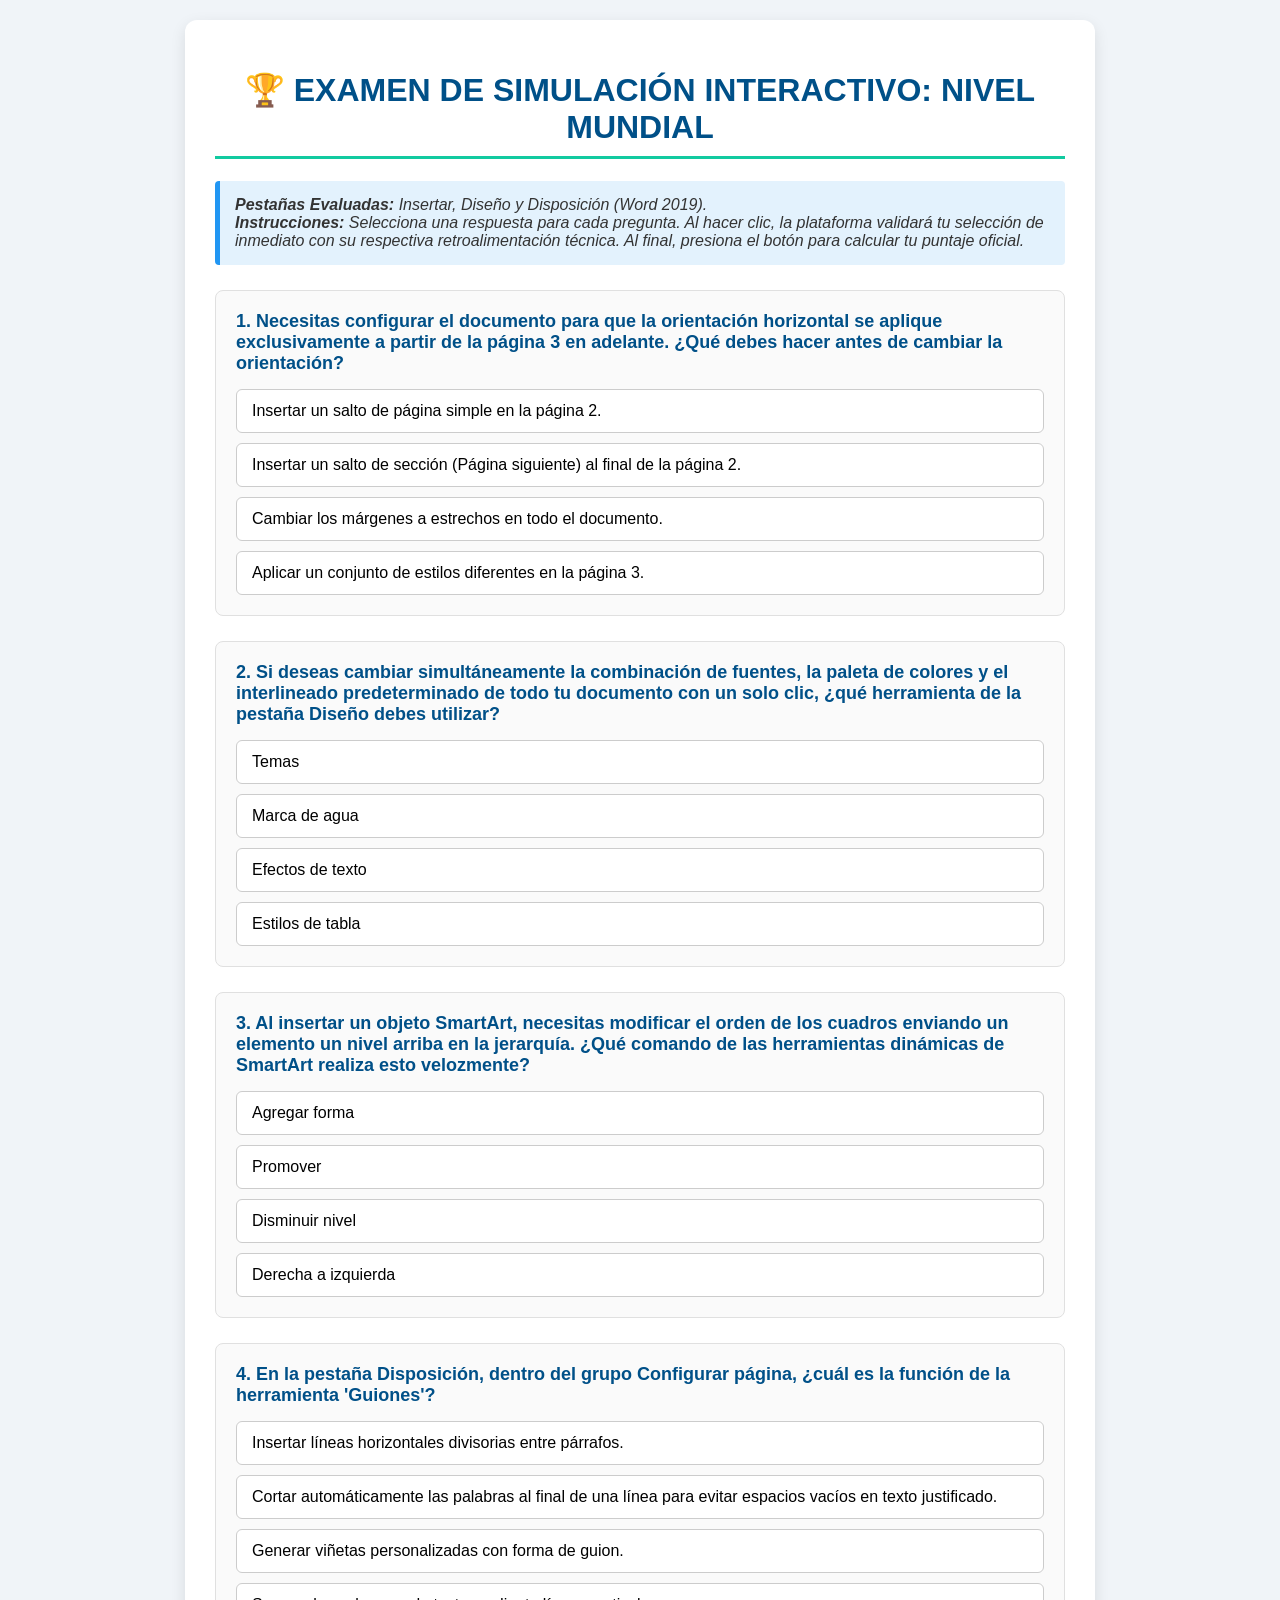
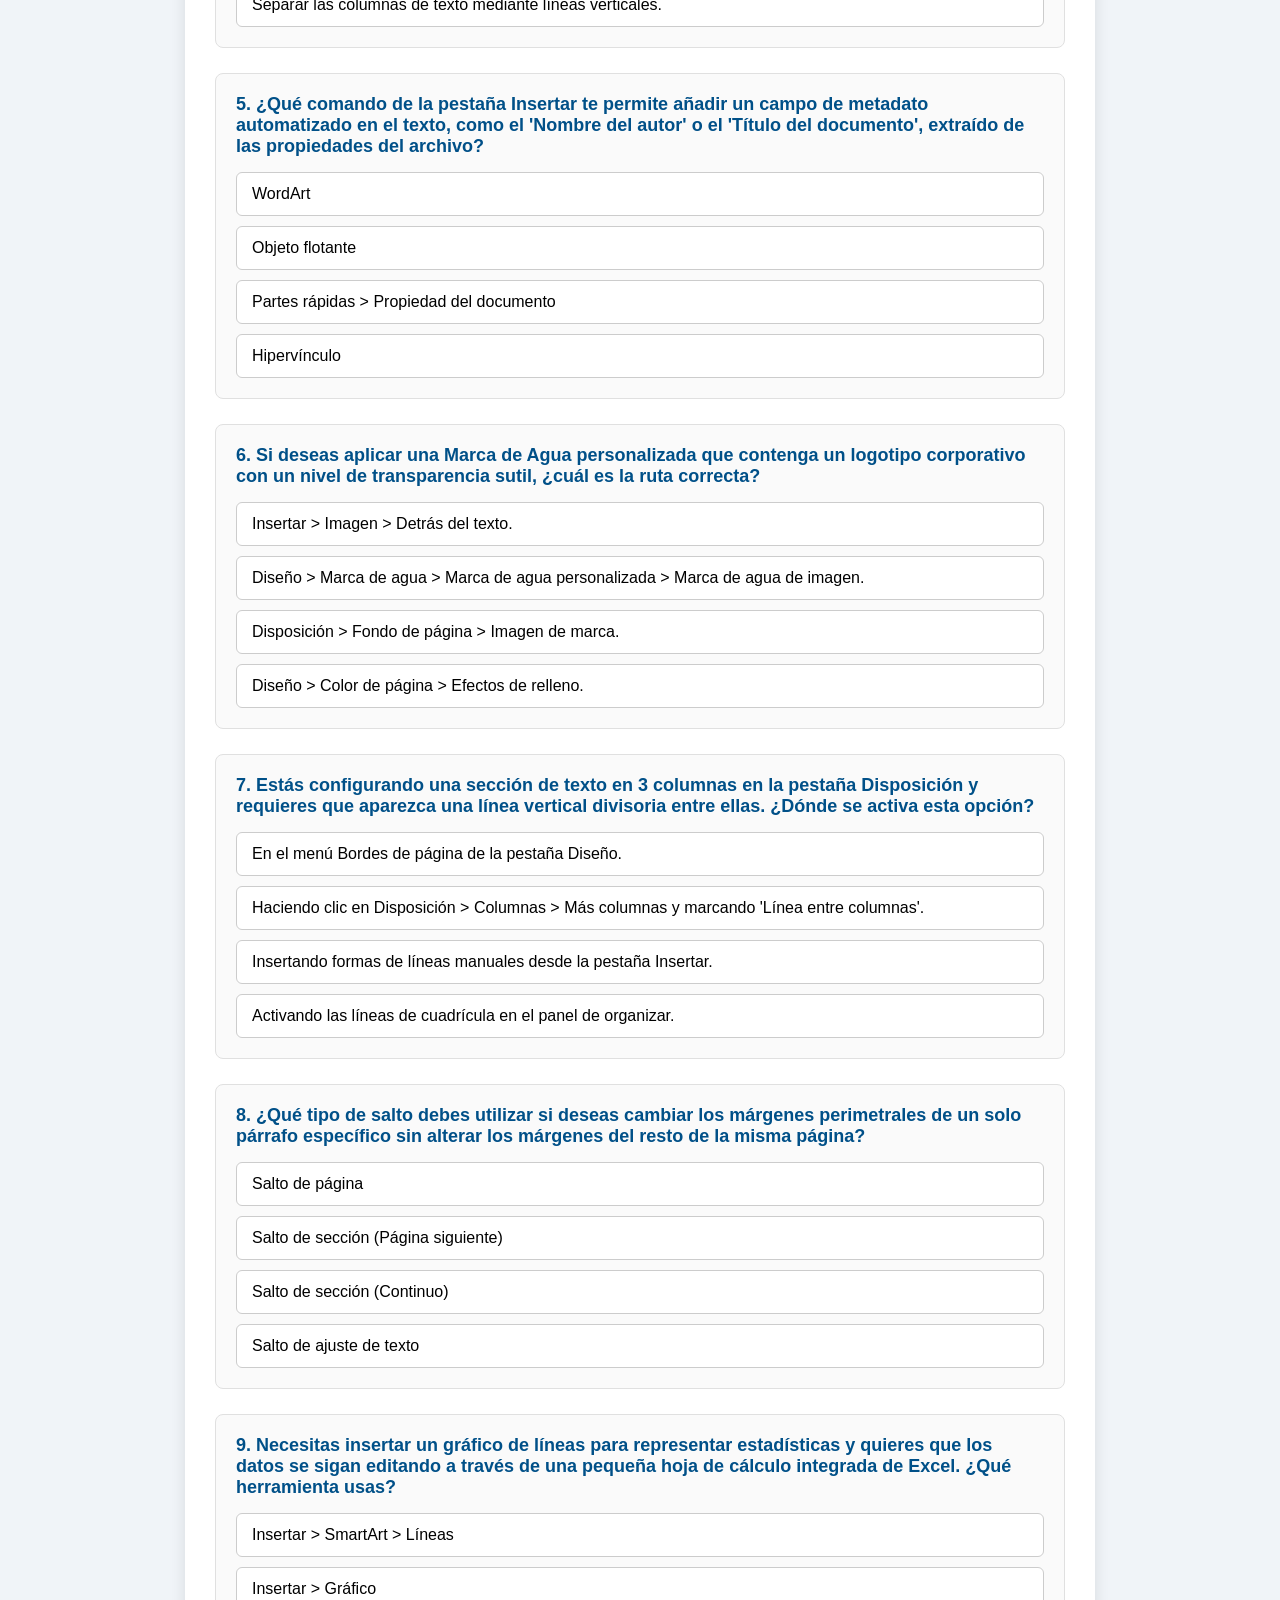
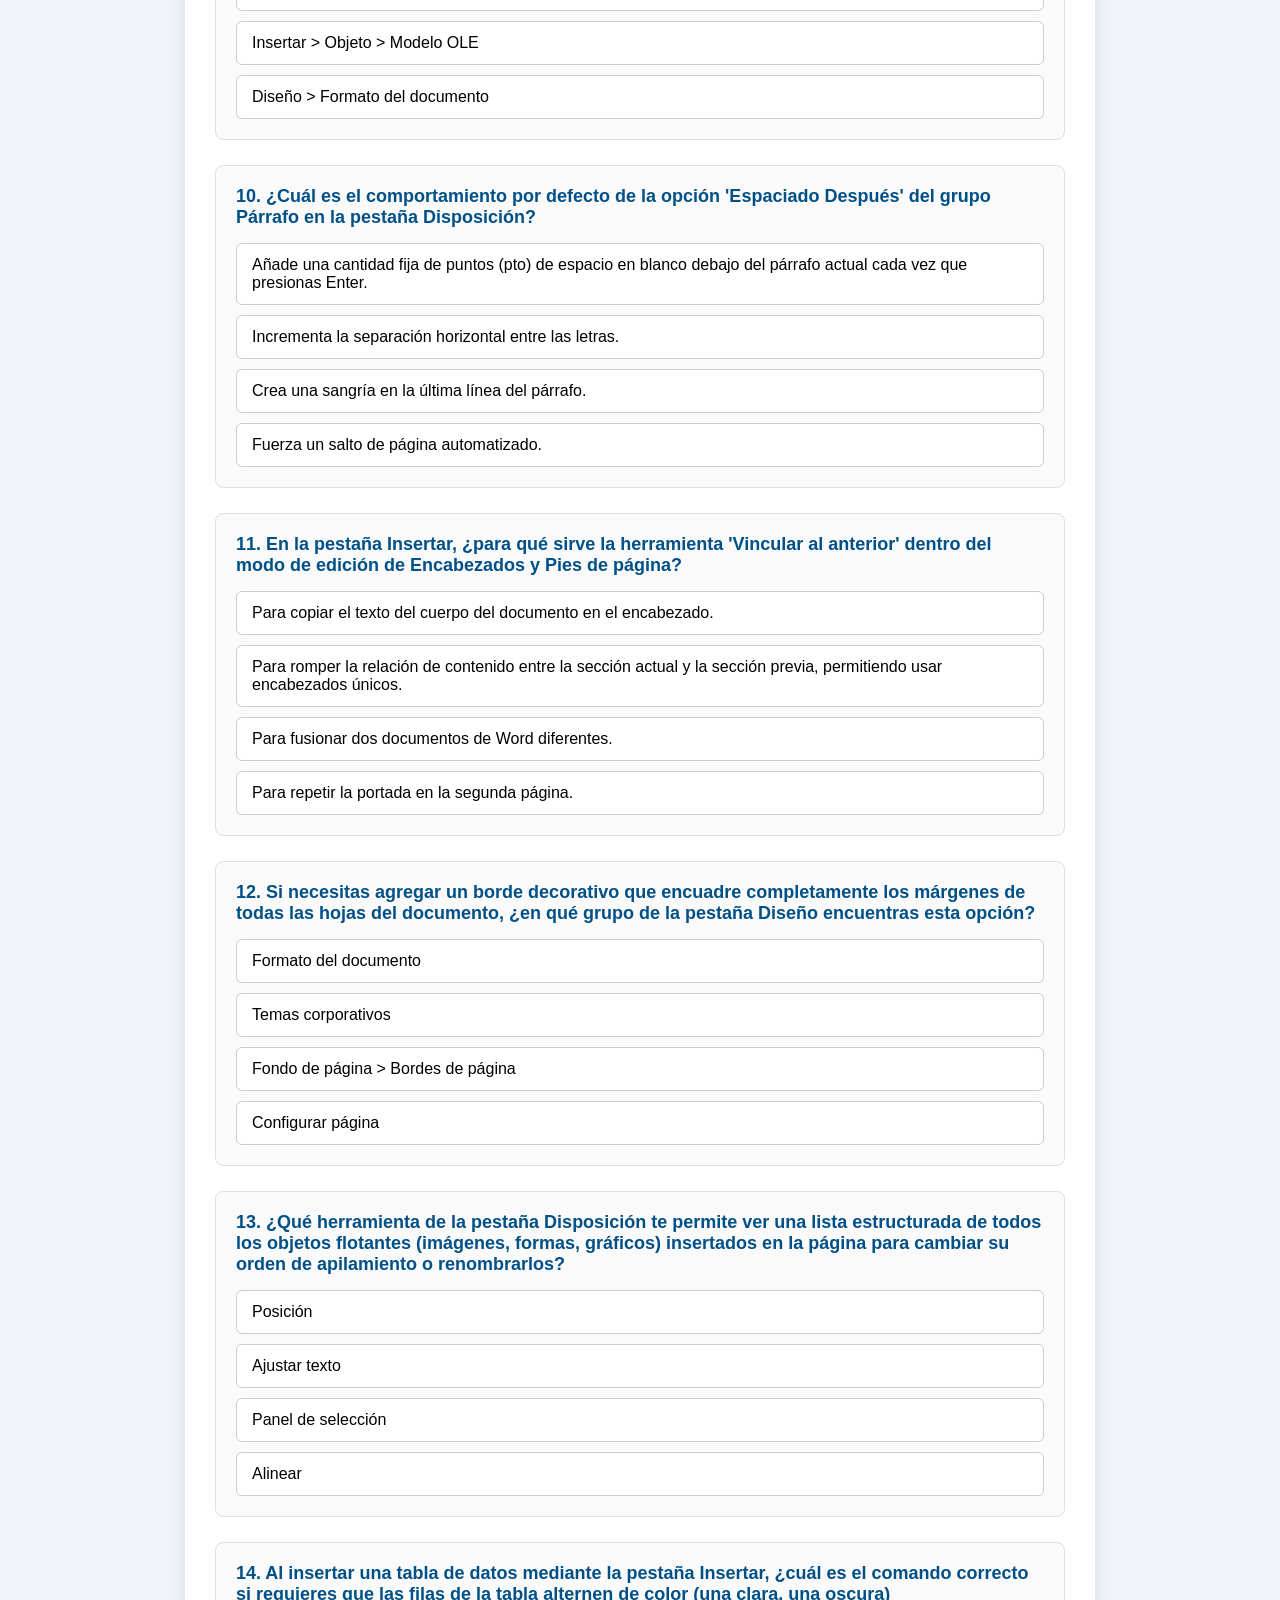
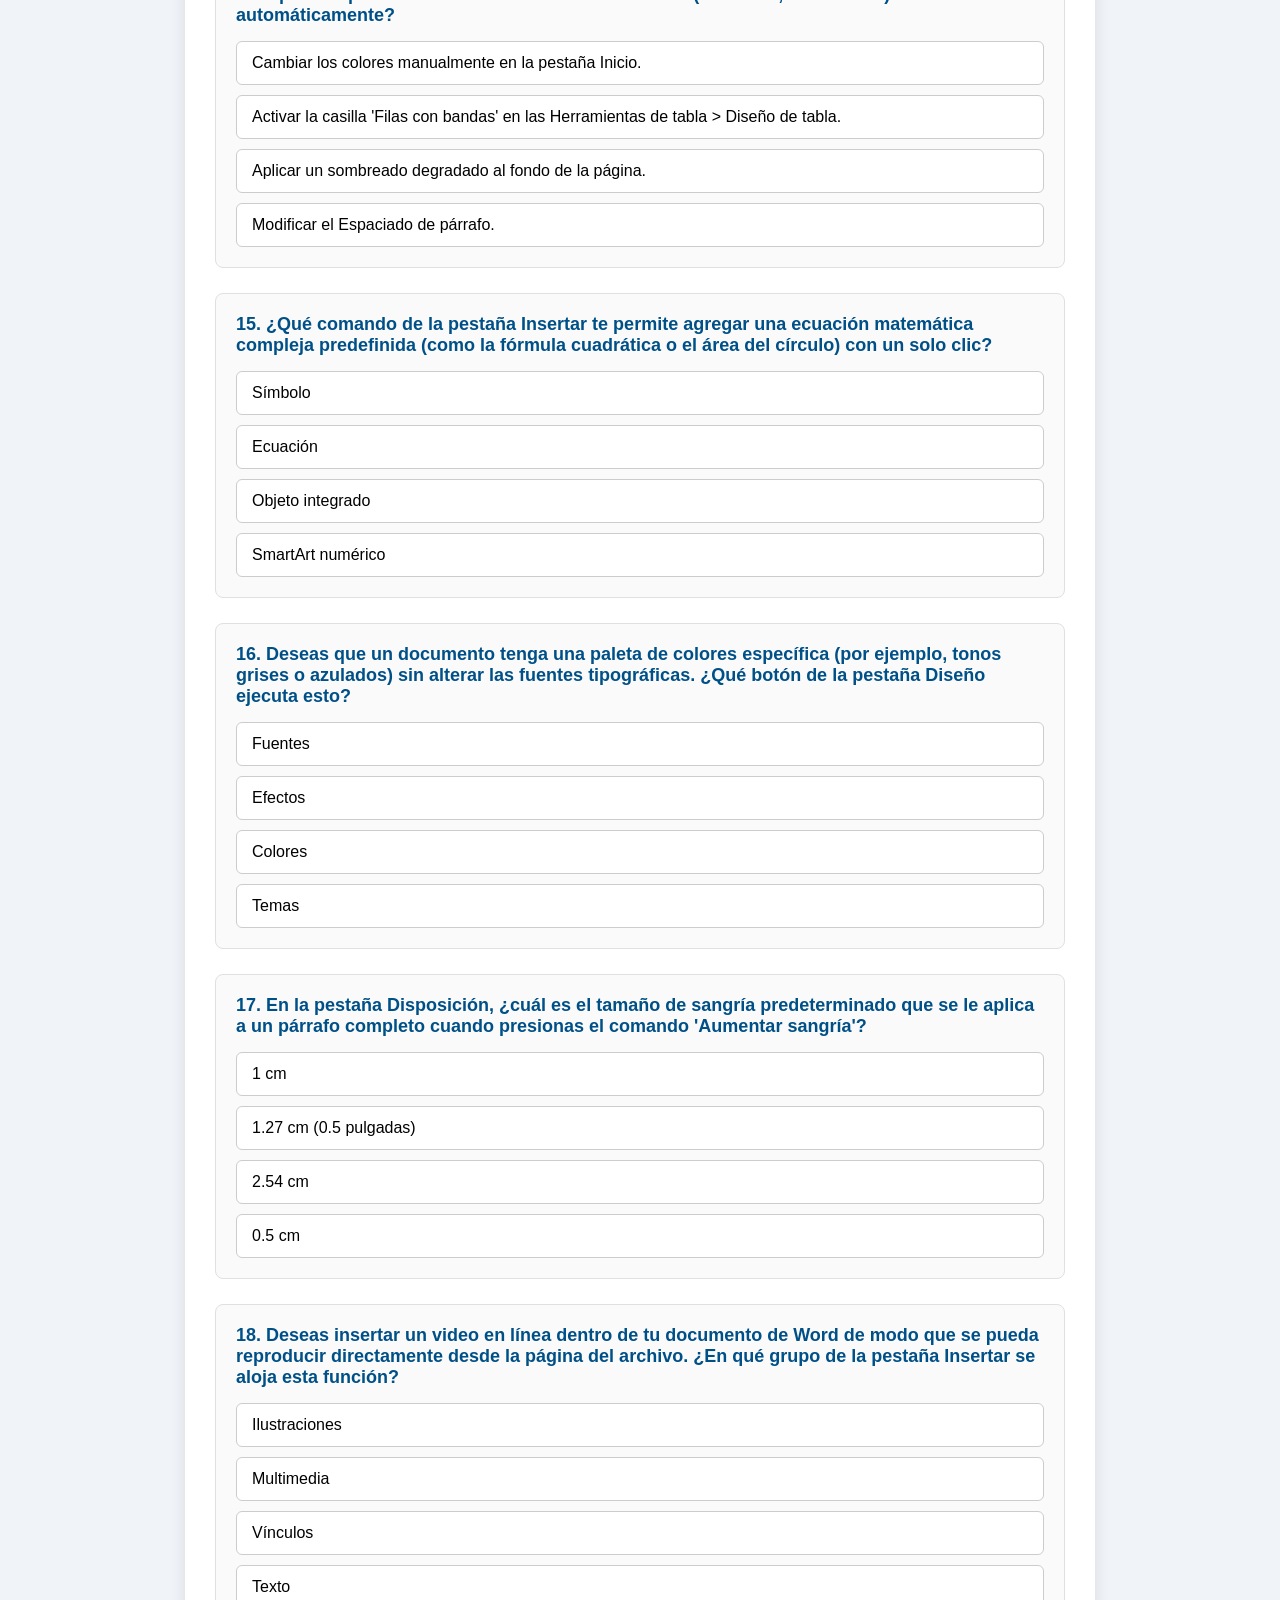
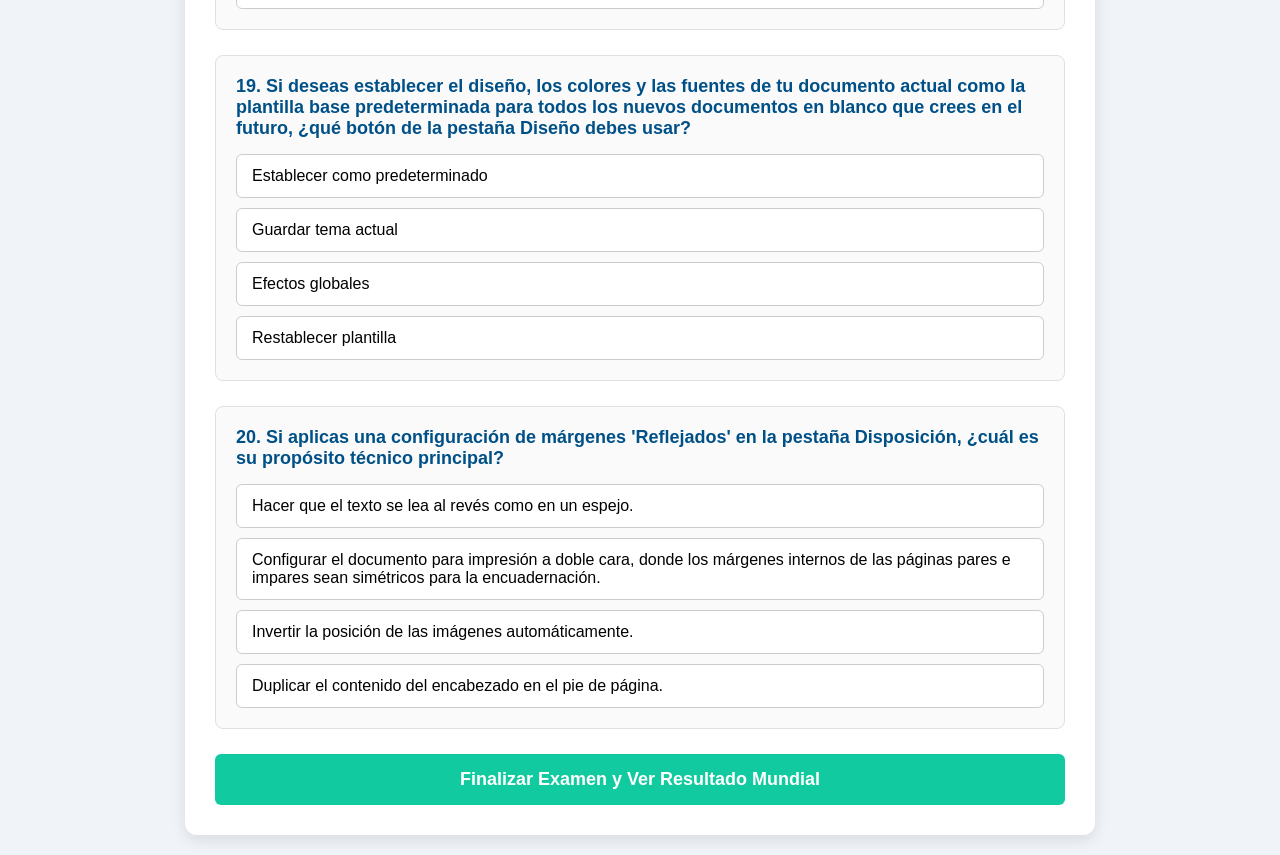
<file: quiz1.html>
<!DOCTYPE html>
<html lang="es">
<head>
    <meta charset="UTF-8">
    <meta name="viewport" content="width=device-width, initial-scale=1.0">
    <title>🏆 Quiz Interactivo MOS: Insertar, Diseño y Disposición</title>
    <style>
        body {
            font-family: 'Segoe UI', Tahoma, Geneva, Verdana, sans-serif;
            background-color: #f0f4f8;
            color: #333;
            margin: 0;
            padding: 20px;
        }
        .quiz-container {
            max-width: 850px;
            margin: 0 auto;
            background: #ffffff;
            padding: 30px;
            border-radius: 12px;
            box-shadow: 0 5px 15px rgba(0,0,0,0.1);
        }
        h1 {
            color: #005088;
            text-align: center;
            border-bottom: 3px solid #11caa0;
            padding-bottom: 10px;
        }
        .instructor-note {
            background-color: #e3f2fd;
            border-left: 5px solid #2196f3;
            padding: 15px;
            margin-bottom: 25px;
            border-radius: 4px;
            font-style: italic;
        }
        .question-card {
            background: #fafafa;
            border: 1px solid #e0e0e0;
            border-radius: 8px;
            padding: 20px;
            margin-bottom: 25px;
        }
        .question-text {
            font-size: 18px;
            font-weight: bold;
            color: #005088;
            margin-bottom: 15px;
        }
        .options-container {
            display: flex;
            flex-direction: column;
            gap: 10px;
        }
        .option-btn {
            background: #fff;
            border: 1px solid #ccc;
            border-radius: 6px;
            padding: 12px 15px;
            font-size: 16px;
            text-align: left;
            cursor: pointer;
            transition: all 0.2s ease;
        }
        .option-btn:hover:not([disabled]) {
            background-color: #f0f7ff;
            border-color: #005088;
        }
        .option-btn[disabled] {
            cursor: not-allowed;
        }
        .correct {
            background-color: #d4edda !important;
            border-color: #c3e6cb !important;
            color: #155724;
            font-weight: bold;
        }
        .incorrect {
            background-color: #f8d7da !important;
            border-color: #f5c6cb !important;
            color: #721c24;
        }
        .feedback-box {
            margin-top: 15px;
            padding: 12px;
            border-radius: 6px;
            font-size: 15px;
            display: none;
            line-height: 1.4;
        }
        .feedback-correct {
            background-color: #e2f0d9;
            border-left: 5px solid #385723;
            color: #385723;
        }
        .feedback-incorrect {
            background-color: #fff2cc;
            border-left: 5px solid #b25900;
            color: #b25900;
        }
        #result-panel {
            text-align: center;
            padding: 30px;
            background: #005088;
            color: white;
            border-radius: 12px;
            margin-top: 30px;
            display: none;
        }
        .submit-trigger {
            display: block;
            width: 100%;
            background: #11caa0;
            color: white;
            border: none;
            padding: 15px;
            font-size: 18px;
            font-weight: bold;
            border-radius: 6px;
            cursor: pointer;
            margin-top: 20px;
        }
        .submit-trigger:hover {
            background: #0ea885;
        }
    </style>
</head>
<body>

<div class="quiz-container">
    <h1>🏆 EXAMEN DE SIMULACIÓN INTERACTIVO: NIVEL MUNDIAL</h1>
    <div class="instructor-note">
        <strong>Pestañas Evaluadas:</strong> Insertar, Diseño y Disposición (Word 2019). <br>
        <strong>Instrucciones:</strong> Selecciona una respuesta para cada pregunta. Al hacer clic, la plataforma validará tu selección de inmediato con su respectiva retroalimentación técnica. Al final, presiona el botón para calcular tu puntaje oficial.
    </div>

    <div id="quiz-questions"></div>

    <button class="submit-trigger" onclick="calculateFinalScore()">Finalizar Examen y Ver Resultado Mundial</button>

    <div id="result-panel">
        <h2>📊 RESULTADO DE EVALUACIÓN OFICIAL</h2>
        <p id="score-text" style="font-size: 24px; font-weight: bold;"></p>
        <p id="performance-feedback" style="font-size: 18px;"></p>
    </div>
</div>

<script>
const quizData = [
    {
        q: "1. Necesitas configurar el documento para que la orientación horizontal se aplique exclusivamente a partir de la página 3 en adelante. ¿Qué debes hacer antes de cambiar la orientación?",
        options: ["Insertar un salto de página simple en la página 2.", "Insertar un salto de sección (Página siguiente) al final de la página 2.", "Cambiar los márgenes a estrechos en todo el documento.", "Aplicar un conjunto de estilos diferentes en la página 3."],
        correct: 1,
        fbCorrect: "¡Excelente! Los saltos de sección dividen el documento en bloques independientes, permitiendo orientaciones geométricas distintas.",
        fbIncorrect: "Incorrecto. Un salto de página simple no separa las propiedades físicas del papel. Es estrictamente obligatorio un Salto de Sección (Página siguiente)."
    },
    {
        q: "2. Si deseas cambiar simultáneamente la combinación de fuentes, la paleta de colores y el interlineado predeterminado de todo tu documento con un solo clic, ¿qué herramienta de la pestaña Diseño debes utilizar?",
        options: ["Temas", "Marca de agua", "Efectos de texto", "Estilos de tabla"],
        correct: 0,
        fbCorrect: "¡Perfecto! Un 'Tema' en Word unifica las fuentes, los colores y los efectos estéticos de forma global.",
        fbIncorrect: "Incorrecto. Los Estilos de tabla solo afectan estructuras cuadriculadas. La herramienta global que cambia fuentes y colores corporativos al unísono es 'Temas'."
    },
    {
        q: "3. Al insertar un objeto SmartArt, necesitas modificar el orden de los cuadros enviando un elemento un nivel arriba en la jerarquía. ¿Qué comando de las herramientas dinámicas de SmartArt realiza esto velozmente?",
        options: ["Agregar forma", "Promover", "Disminuir nivel", "Derecha a izquierda"],
        correct: 1,
        fbCorrect: "¡Correcto! 'Promover' sube el nivel jerárquico del elemento seleccionado (útil en organigramas).",
        fbIncorrect: "Incorrecto. 'Disminuir nivel' baja el rango del elemento. El comando adecuado para subir de nivel es 'Promover'."
    },
    {
        q: "4. En la pestaña Disposición, dentro del grupo Configurar página, ¿cuál es la función de la herramienta 'Guiones'?",
        options: ["Insertar líneas horizontales divisorias entre párrafos.", "Cortar automáticamente las palabras al final de una línea para evitar espacios vacíos en texto justificado.", "Generar viñetas personalizadas con forma de guion.", "Separar las columnas de texto mediante líneas verticales."],
        correct: 1,
        fbCorrect: "¡Exacto! La herramienta 'Guiones' optimiza el flujo de lectura y previene la formación de ríos blancos en textos justificados.",
        fbIncorrect: "Incorrecto. La herramienta 'Guiones' sirve para activar la separación silábica automática cuando una palabra no cabe completa al final de la línea."
    },
    {
        q: "5. ¿Qué comando de la pestaña Insertar te permite añadir un campo de metadato automatizado en el texto, como el 'Nombre del autor' o el 'Título del documento', extraído de las propiedades del archivo?",
        options: ["WordArt", "Objeto flotante", "Partes rápidas > Propiedad del documento", "Hipervínculo"],
        correct: 2,
        fbCorrect: "¡Excepcional! Las 'Partes rápidas' o elementos rápidos son cruciales en el nivel Expert para automatizar campos de metadatos.",
        fbIncorrect: "Incorrecto. WordArt genera solo texto artístico estático. Para meter metadatos dinámicos vinculados a las propiedades de Word, debes usar 'Partes rápidas > Propiedad del documento'."
    },
    {
        q: "6. Si deseas aplicar una Marca de Agua personalizada que contenga un logotipo corporativo con un nivel de transparencia sutil, ¿cuál es la ruta correcta?",
        options: ["Insertar > Imagen > Detrás del texto.", "Diseño > Marca de agua > Marca de agua personalizada > Marca de agua de imagen.", "Disposición > Fondo de página > Imagen de marca.", "Diseño > Color de página > Efectos de relleno."],
        correct: 1,
        fbCorrect: "¡Muy bien! Las marcas de agua nativas (texto o imágenes) se configuran estrictamente desde el menú de la pestaña Diseño.",
        fbIncorrect: "Incorrecto. Insertar una imagen normal detrás del texto no la convierte en marca de agua formal de plantilla. La ruta exacta es: Diseño > Marca de agua > Marca de agua personalizada."
    },
    {
        q: "7. Estás configurando una sección de texto en 3 columnas en la pestaña Disposición y requieres que aparezca una línea vertical divisoria entre ellas. ¿Dónde se activa esta opción?",
        options: ["En el menú Bordes de página de la pestaña Diseño.", "Haciendo clic en Disposición > Columnas > Más columnas y marcando 'Línea entre columnas'.", "Insertando formas de líneas manuales desde la pestaña Insertar.", "Activando las líneas de cuadrícula en el panel de organizar."],
        correct: 1,
        fbCorrect: "¡Excelente! El cuadro de diálogo extendido 'Más columnas' oculta esta propiedad que Certiport evalúa con frecuencia.",
        fbIncorrect: "Incorrecto. Dibujar líneas manuales arruinaría la automatización del flujo del texto. Se activa abriendo Disposición > Columnas > Más columnas y marcando 'Línea entre columnas'."
    },
    {
        q: "8. ¿Qué tipo de salto debes utilizar si deseas cambiar los márgenes perimetrales de un solo párrafo específico sin alterar los márgenes del resto de la misma página?",
        options: ["Salto de página", "Salto de sección (Página siguiente)", "Salto de sección (Continuo)", "Salto de ajuste de texto"],
        correct: 2,
        fbCorrect: "¡Exacto! El salto de sección 'Continuo' crea una separación de propiedades de formato dentro de la misma hoja.",
        fbIncorrect: "Incorrecto. El salto 'Página siguiente' enviaría el texto a otra hoja. Para fragmentar propiedades de diseño en la misma hoja necesitas un Salto de Sección (Continuo)."
    },
    {
        q: "9. Necesitas insertar un gráfico de líneas para representar estadísticas y quieres que los datos se sigan editando a través de una pequeña hoja de cálculo integrada de Excel. ¿Qué herramienta usas?",
        options: ["Insertar > SmartArt > Líneas", "Insertar > Gráfico", "Insertar > Objeto > Modelo OLE", "Diseño > Formato del documento"],
        correct: 1,
        fbCorrect: "¡Así es! Insertar > Gráfico abre la biblioteca compartida con Microsoft Excel de forma nativa.",
        fbIncorrect: "Incorrecto. SmartArt no procesa matrices analíticas o numéricas de datos de Excel. La opción correcta es Insertar > Gráfico."
    },
    {
        q: "10. ¿Cuál es el comportamiento por defecto de la opción 'Espaciado Después' del grupo Párrafo en la pestaña Disposición?",
        options: ["Añade una cantidad fija de puntos (pto) de espacio en blanco debajo del párrafo actual cada vez que presionas Enter.", "Incrementa la separación horizontal entre las letras.", "Crea una sangría en la última línea del párrafo.", "Fuerza un salto de página automatizado."],
        correct: 0,
        fbCorrect: "¡Correcto! El espaciado posterior sustituye la mala práctica de presionar la tecla Enter dos veces para separar párrafos.",
        fbIncorrect: "Incorrecto. El espaciado posterior maneja la distancia vertical en puntos (pto) inmediatamente abajo del párrafo seleccionado."
    },
    {
        q: "11. En la pestaña Insertar, ¿para qué sirve la herramienta 'Vincular al anterior' dentro del modo de edición de Encabezados y Pies de página?",
        options: ["Para copiar el texto del cuerpo del documento en el encabezado.", "Para romper la relación de contenido entre la sección actual y la sección previa, permitiendo usar encabezados únicos.", "Para fusionar dos documentos de Word diferentes.", "Para repetir la portada en la segunda página."],
        correct: 1,
        fbCorrect: "¡Es correcto! Desmarcar 'Vincular al anterior' es la clave técnica absoluta para que los encabezados de diferentes secciones no se repliquen.",
        fbIncorrect: "Incorrecto. Por defecto, todas las secciones están vinculadas. Tienes que desactivar 'Vincular al anterior' para cortar esa relación y usar textos independientes."
    },
    {
        q: "12. Si necesitas agregar un borde decorativo que encuadre completamente los márgenes de todas las hojas del documento, ¿en qué grupo de la pestaña Diseño encuentras esta opción?",
        options: ["Formato del documento", "Temas corporativos", "Fondo de página > Bordes de página", "Configurar página"],
        correct: 2,
        fbCorrect: "¡Impecable! Los bordes decorativos de arte o líneas de página se alojan en el grupo Fondo de Página en Diseño.",
        fbIncorrect: "Incorrecto. El comando se encuentra al extremo derecho de la pestaña Diseño, bajo la herramienta Fondo de página > Bordes de página."
    },
    {
        q: "13. ¿Qué herramienta de la pestaña Disposición te permite ver una lista estructurada de todos los objetos flotantes (imágenes, formas, gráficos) insertados en la página para cambiar su orden de apilamiento o renombrarlos?",
        options: ["Posición", "Ajustar texto", "Panel de selección", "Alinear"],
        correct: 2,
        fbCorrect: "¡Brillante! El Panel de selección es indispensable para gestionar capas de objetos complejos que se enciman.",
        fbIncorrect: "Incorrecto. 'Ajustar texto' define cómo interactúa el párrafo con la imagen. El mapa de objetos se gestiona desde el Panel de Selección."
    },
    {
        q: "14. Al insertar una tabla de datos mediante la pestaña Insertar, ¿cuál es el comando correcto si requieres que las filas de la tabla alternen de color (una clara, una oscura) automáticamente?",
        options: ["Cambiar los colores manualmente en la pestaña Inicio.", "Activar la casilla 'Filas con bandas' en las Herramientas de tabla > Diseño de tabla.", "Aplicar un sombreado degradado al fondo de la página.", "Modificar el Espaciado de párrafo."],
        correct: 1,
        fbCorrect: "¡Exacto! Las 'Filas con bandas' mejoran la lectura de datos tabulares extensos de manera automatizada.",
        fbIncorrect: "Incorrecto. El formateo manual toma demasiado tiempo. Debes ir a las opciones de estilo de tabla y marcar 'Filas con bandas'."
    },
    {
        q: "15. ¿Qué comando de la pestaña Insertar te permite agregar una ecuación matemática compleja predefinida (como la fórmula cuadrática o el área del círculo) con un solo clic?",
        options: ["Símbolo", "Ecuación", "Objeto integrado", "SmartArt numérico"],
        correct: 1,
        fbCorrect: "¡Correcto! El botón 'Ecuación' inserta bloques de estructuras matemáticas avanzadas editables.",
        fbIncorrect: "Incorrecto. Símbolo añade caracteres o glifos individuales aislados. Las expresiones matemáticas complejas se insertan mediante 'Ecuación'."
    },
    {
        q: "16. Deseas que un documento tenga una paleta de colores específica (por ejemplo, tonos grises o azulados) sin alterar las fuentes tipográficas. ¿Qué botón de la pestaña Diseño ejecuta esto?",
        options: ["Fuentes", "Efectos", "Colores", "Temas"],
        correct: 2,
        fbCorrect: "¡Perfecto! El menú desplegable 'Colores' cambia únicamente la paleta de tintas del tema activo sin perturbar la tipografía elegida.",
        fbIncorrect: "Incorrecto. 'Temas' alteraría tanto colores como fuentes a la vez. Para cambiar exclusivamente las tonalidades de color, debes hacer clic en 'Colores'."
    },
    {
        q: "17. En la pestaña Disposición, ¿cuál es el tamaño de sangría predeterminado que se le aplica a un párrafo completo cuando presionas el comando 'Aumentar sangría'?",
        options: ["1 cm", "1.27 cm (0.5 pulgadas)", "2.54 cm", "0.5 cm"],
        correct: 1,
        fbCorrect: "¡Excelente! Word trabaja con la medida estándar de media pulgada (1.27 cm) para tabulaciones y sangrías directas.",
        fbIncorrect: "Incorrecto. Word obedece al estándar de diseño de 1.27 cm (equivalente exacto a 0.5 pulgadas) al aumentar sangrías básicas."
    },
    {
        q: "18. Deseas insertar un video en línea dentro de tu documento de Word de modo que se pueda reproducir directamente desde la página del archivo. ¿En qué grupo de la pestaña Insertar se aloja esta función?",
        options: ["Ilustraciones", "Multimedia", "Vínculos", "Texto"],
        correct: 1,
        fbCorrect: "¡Muy bien! El comando 'Vídeo en línea' pertenece al grupo especializado de Multimedia.",
        fbIncorrect: "Incorrecto. No está en Ilustraciones. La función nativa se encuentra localizada en el grupo específico denominado 'Multimedia'."
    },
    {
        q: "19. Si deseas establecer el diseño, los colores y las fuentes de tu documento actual como la plantilla base predeterminada para todos los nuevos documentos en blanco que crees en el futuro, ¿qué botón de la pestaña Diseño debes usar?",
        options: ["Establecer como predeterminado", "Guardar tema actual", "Efectos globales", "Restablecer plantilla"],
        correct: 0,
        fbCorrect: "¡Excelente conocimiento técnico! 'Establecer como predeterminado' modifica la plantilla global Normal.dotm de Word.",
        fbIncorrect: "Incorrecto. Guardar el tema solo lo almacena en el disco. Para obligar a Word a usarlo en cada archivo nuevo, debes presionar 'Establecer como predeterminado'."
    },
    {
        q: "20. Si aplicas una configuración de márgenes 'Reflejados' en la pestaña Disposición, ¿cuál es su propósito técnico principal?",
        options: ["Hacer que el texto se lea al revés como en un espejo.", "Configurar el documento para impresión a doble cara, donde los márgenes internos de las páginas pares e impares sean simétricos para la encuadernación.", "Invertir la posición de las imágenes automáticamente.", "Duplicar el contenido del encabezado en el pie de página."],
        correct: 1,
        fbCorrect: "¡Perfecto! Has completado las 20 preguntas con criterios de nivel experto. Los márgenes reflejados (interior y exterior) son indispensables para la edición de libros y revistas impresas.",
        fbIncorrect: "Incorrecto. No tiene que ver con un efecto espejo visual en las letras. Los márgenes reflejados sirven para preparar documentos destinados a encuadernación e impresión por ambas caras."
    }
];

function renderQuiz() {
    const container = document.getElementById('quiz-questions');
    quizData.forEach((item, qIndex) => {
        const card = document.createElement('div');
        card.className = 'question-card';
        
        const qText = document.createElement('div');
        qText.className = 'question-text';
        qText.innerText = item.q;
        card.appendChild(qText);
        
        const optionsContainer = document.createElement('div');
        optionsContainer.className = 'options-container';
        
        item.options.forEach((option, oIndex) => {
            const btn = document.createElement('button');
            btn.className = 'option-btn';
            btn.innerText = option;
            btn.onclick = () => checkAnswer(qIndex, oIndex, btn);
            optionsContainer.appendChild(btn);
        });
        
        card.appendChild(optionsContainer);
        
        const fbBox = document.createElement('div');
        fbBox.id = `fb-${qIndex}`;
        fbBox.className = 'feedback-box';
        card.appendChild(fbBox);
        
        container.appendChild(card);
    });
}

function checkAnswer(qIndex, selectedIndex, clickedBtn) {
    const item = quizData[qIndex];
    const card = clickedBtn.parentElement;
    const buttons = card.getElementsByClassName('option-btn');
    const fbBox = document.getElementById(`fb-${qIndex}`);
    
    // Deshabilitar todos los botones de esta pregunta para que no cambie la respuesta
    for (let btn of buttons) {
        btn.disabled = true;
    }
    
    if (selectedIndex === item.correct) {
        clickedBtn.classList.add('correct');
        fbBox.innerText = item.fbCorrect;
        fbBox.classList.add('feedback-correct');
        clickedBtn.setAttribute('data-points', '1');
    } else {
        clickedBtn.classList.add('incorrect');
        buttons[item.correct].classList.add('correct'); // Mostrar la correcta
        fbBox.innerText = item.fbIncorrect;
        fbBox.classList.add('feedback-incorrect');
        clickedBtn.setAttribute('data-points', '0');
    }
    fbBox.style.display = 'block';
}

function calculateFinalScore() {
    const correctButtons = document.querySelectorAll('.option-btn.correct[data-points="1"]');
    const score = correctButtons.length;
    const total = quizData.length;
    
    const resultPanel = document.getElementById('result-panel');
    const scoreText = document.getElementById('score-text');
    const performanceFeedback = document.getElementById('performance-feedback');
    
    scoreText.innerText = `Aciertos: ${score} / ${total} preguntas.`;
    
    if (score >= 18) {
        performanceFeedback.innerHTML = "🎯 <strong>NIVEL CAMPEÓN MUNDIAL (Puntaje estimado: >900 pts).</strong> Dominio impecable de la arquitectura, jerarquía y diseño del documento. Estás listo para competir por el podio en USA.";
    } else if (score >= 14) {
        performanceFeedback.innerHTML = "⚠️ <strong>NIVEL COMPETENTE (Puntaje estimado: 700-850 pts).</strong> Conoces las herramientas pero cometiste fallos en configuraciones complejas (saltos de sección o metadatos). Refuerza con Jasperactive.";
    } else {
        performanceFeedback.innerHTML = "🚨 <strong>NIVEL REPASO REQUERIDO (Puntaje estimado: <700 pts).</strong> Hay confusión crítica entre la aplicación estética manual y la automatizada. Es urgente repasar las guías antes de programar los simulacros oficiales.";
    }
    
    resultPanel.style.display = 'block';
    window.scrollTo({ top: document.body.scrollHeight, behavior: 'smooth' });
}

// Inicializar el examen al cargar
renderQuiz();
</script>

</body>
</html>
</file>
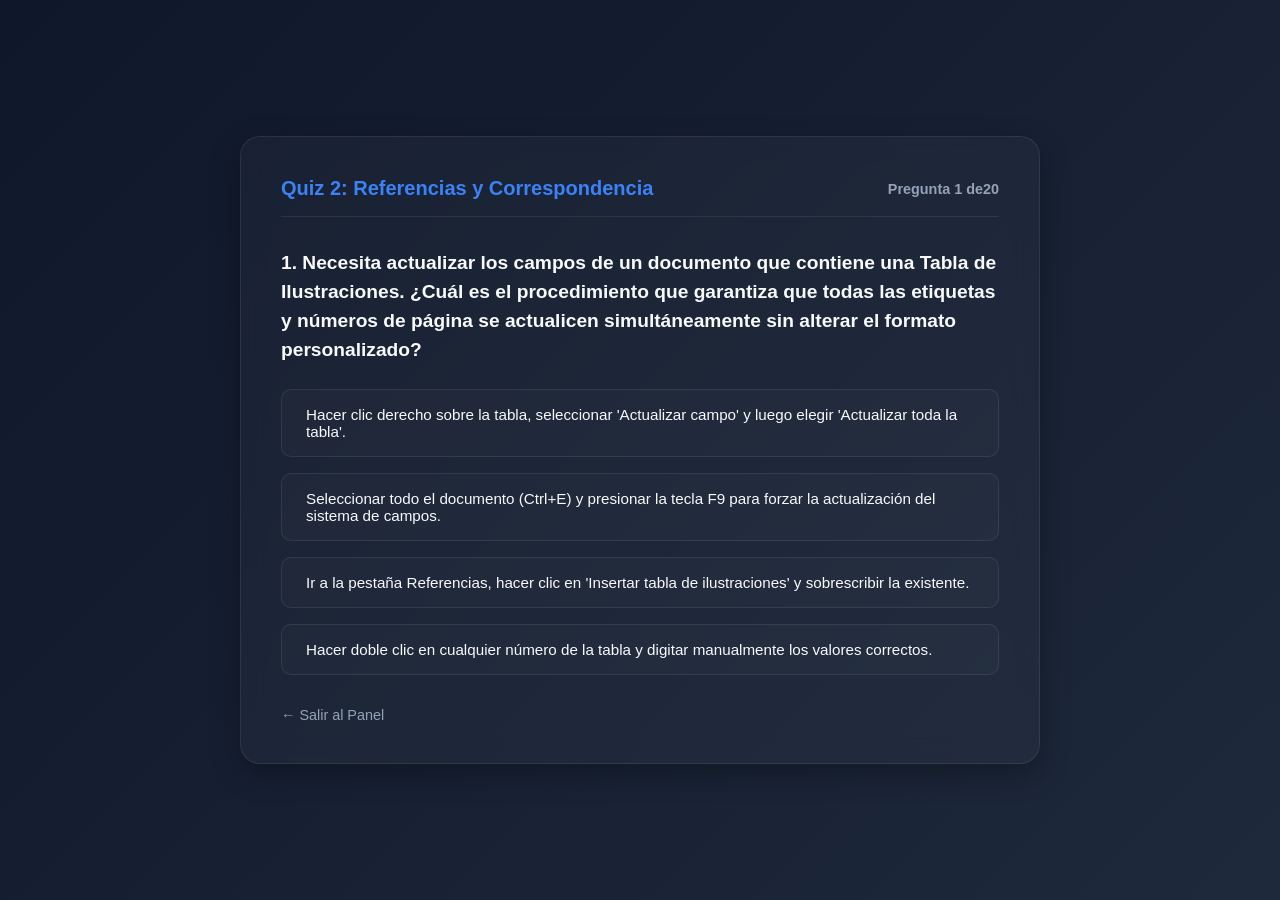
<file: quiz2.html>
<!DOCTYPE html>
<html lang="es">
<head>
    <meta charset="UTF-8">
    <meta name="viewport" content="width=device-width, initial-scale=1.0">
    <title>MOS Word Expert - Quiz 2: Referencias y Correspondencia</title>
    <style>
        :root {
            --bg-gradient: linear-gradient(135deg, #0f172a 0%, #1e293b 100%);
            --card-bg: rgba(255, 255, 255, 0.03);
            --card-border: rgba(255, 255, 255, 0.08);
            --text-primary: #f8fafc;
            --text-secondary: #94a3b8;
            --word-blue: #2b579a;
            --word-blue-glow: #3b82f6;
            --success: #10b981;
            --error: #ef4444;
        }

        * {
            box-sizing: border-box;
            margin: 0;
            padding: 0;
            font-family: 'Segoe UI', Tahoma, Geneva, Verdana, sans-serif;
        }

        body {
            background: var(--bg-gradient);
            min-height: 100vh;
            color: var(--text-primary);
            display: flex;
            align-items: center;
            justify-content: center;
            padding: 2rem;
        }

        .quiz-container {
            background: var(--card-bg);
            border: 1px solid var(--card-border);
            border-radius: 20px;
            padding: 2.5rem;
            max-width: 800px;
            width: 100%;
            backdrop-filter: blur(12px);
            -webkit-backdrop-filter: blur(12px);
            box-shadow: 0 10px 30px rgba(0, 0, 0, 0.3);
        }

        header {
            display: flex;
            justify-content: space-between;
            align-items: center;
            margin-bottom: 2rem;
            border-bottom: 1px solid var(--card-border);
            padding-bottom: 1rem;
        }

        header h1 {
            font-size: 1.25rem;
            color: var(--word-blue-glow);
        }

        #progress {
            font-size: 0.9rem;
            color: var(--text-secondary);
            font-weight: 600;
        }

        .question-section h2 {
            font-size: 1.2rem;
            line-height: 1.5;
            margin-bottom: 1.5rem;
        }

        .options-grid {
            display: flex;
            flex-direction: column;
            gap: 1rem;
            margin-bottom: 2rem;
        }

        .option-btn {
            background: rgba(255, 255, 255, 0.02);
            border: 1px solid var(--card-border);
            color: var(--text-primary);
            padding: 1rem 1.5rem;
            border-radius: 10px;
            cursor: pointer;
            text-align: left;
            font-size: 0.95rem;
            transition: all 0.2s ease;
        }

        .option-btn:hover:not(:disabled) {
            background: rgba(59, 130, 246, 0.08);
            border-color: var(--word-blue-glow);
            transform: translateX(4px);
        }

        .option-btn:disabled {
            cursor: not-allowed;
        }

        .feedback-box {
            display: none;
            padding: 1.5rem;
            border-radius: 10px;
            margin-bottom: 2rem;
            line-height: 1.5;
            font-size: 0.95rem;
        }

        .feedback-box.correct {
            display: block;
            background: rgba(16, 185, 129, 0.1);
            border: 1px solid var(--success);
            color: #a7f3d0;
        }

        .feedback-box.incorrect {
            display: block;
            background: rgba(239, 68, 68, 0.1);
            border: 1px solid var(--error);
            color: #fca5a5;
        }

        .nav-actions {
            display: flex;
            justify-content: space-between;
            align-items: center;
        }

        .back-link {
            color: var(--text-secondary);
            text-decoration: none;
            font-size: 0.9rem;
            transition: color 0.2s;
        }

        .back-link:hover {
            color: var(--text-primary);
        }

        .next-btn {
            background: var(--word-blue);
            color: white;
            border: none;
            padding: 0.75rem 1.5rem;
            border-radius: 8px;
            font-weight: 600;
            cursor: pointer;
            transition: background 0.2s;
            display: none;
        }

        .next-btn:hover {
            background: #1d3f73;
        }

        .score-screen {
            text-align: center;
            padding: 2rem 0;
        }

        .score-screen h2 {
            font-size: 2rem;
            margin-bottom: 1rem;
            color: var(--word-blue-glow);
        }

        .score-screen p {
            color: var(--text-secondary);
            margin-bottom: 2rem;
        }

        .action-group {
            display: flex;
            justify-content: center;
            gap: 1rem;
        }

        .btn-action {
            padding: 0.75rem 1.5rem;
            border-radius: 8px;
            text-decoration: none;
            font-weight: 600;
            cursor: pointer;
        }

        .btn-primary {
            background: var(--word-blue);
            color: white;
            border: none;
        }

        .btn-secondary {
            background: transparent;
            color: var(--text-primary);
            border: 1px solid var(--card-border);
        }
    </style>
</head>
<body>

    <div class="quiz-container" id="quiz-container">
        <header>
            <h1>Quiz 2: Referencias y Correspondencia</h1>
            <div id="progress">Pregunta 1 de 20</div>
        </header>

        <div id="question-area">
            <div class="question-section">
                <h2 id="question-text">Cargando pregunta...</h2>
                <div class="options-grid" id="options-container">
                    </div>
            </div>

            <div id="feedback" class="feedback-box"></div>
        </div>

        <div class="nav-actions">
            <a href="index.html" class="back-link">&larr; Salir al Panel</a>
            <button id="next-button" class="next-btn" onclick="nextQuestion()">Siguiente &rarr;</button>
        </div>
    </div>

    <script>
        const questions = [
            {
                q: "1. Necesita actualizar los campos de un documento que contiene una Tabla de Ilustraciones. ¿Cuál es el procedimiento que garantiza que todas las etiquetas y números de página se actualicen simultáneamente sin alterar el formato personalizado?",
                a: [
                    "Hacer clic derecho sobre la tabla, seleccionar 'Actualizar campo' y luego elegir 'Actualizar toda la tabla'.",
                    "Seleccionar todo el documento (Ctrl+E) y presionar la tecla F9 para forzar la actualización del sistema de campos.",
                    "Ir a la pestaña Referencias, hacer clic en 'Insertar tabla de ilustraciones' y sobrescribir la existente.",
                    "Hacer doble clic en cualquier número de la tabla y digitar manualmente los valores correctos."
                ],
                correct: 0,
                fb: "¡Correcto! En la pestaña Referencias, 'Actualizar campo' > 'Actualizar toda la tabla' es el método estructurado oficial que preserva los marcadores internos y sincroniza cambios de títulos y páginas."
            },
            {
                q: "2. Al utilizar la herramienta de Combinación de Correspondencia, ¿qué regla lógica debe aplicar para insertar un texto condicional específico (ej. 'Aprobado') solo si el campo 'Nota' de la base de datos externa es mayor o igual a 80?",
                a: [
                    "Regla 'Preguntar' (Ask).",
                    "Regla 'Si... entonces... sino' (If...Then...Else...).",
                    "Regla 'Omitir registro si' (Skip Record If).",
                    "Regla 'Siguiente registro' (Next Record)."
                ],
                correct: 1,
                fb: "¡Excelente! La regla IF...THEN...ELSE (Si... entonces... sino) evalúa de manera dinámica los datos de entrada para personalizar cada salida impresa o enviada por correo electrónico."
            },
            {
                q: "3. Está configurando una bibliografía bajo el estilo APA. ¿Dónde debe modificar una fuente existente de modo que los cambios se reflejen de forma permanente en todos los documentos futuros y no solo en el actual?",
                a: [
                    "Modificando la fuente dentro de la 'Lista actual' en el Administrador de Fuentes.",
                    "Modificando la fuente dentro de la 'Lista general' (Master List) en el Administrador de Fuentes.",
                    "Editando directamente el texto de la cita bibliográfica al final del documento.",
                    "Guardando el archivo actual como una plantilla de Word (.dotx)."
                ],
                correct: 1,
                fb: "¡Correcto! La 'Lista general' se guarda de manera local en el perfil del sistema operativo de Word, permitiendo que cualquier documento nuevo pueda heredar la fuente corregida."
            },
            {
                q: "4. Necesita crear un índice de términos clave al final del documento. ¿Qué acción debe realizar primero antes de poder insertar la tabla de índice en la pestaña Referencias?",
                a: [
                    "Marcar cada entrada (Alt+Mayús+X) en el texto del documento.",
                    "Crear una tabla con dos columnas titulada 'Índice'.",
                    "Aplicar el estilo 'Título 1' a todas las palabras del índice.",
                    "Generar marcadores individuales en la pestaña Insertar."
                ],
                correct: 0,
                fb: "¡Soberbio! No puedes generar un índice dinámico sin marcar previamente los conceptos del texto mediante el comando 'Marcar entrada'."
            },
            {
                q: "5. ¿Qué comando de correspondencia permite excluir de forma directa destinatarios específicos de una lista de distribución sin alterar el archivo de origen (ej. Excel)?",
                a: [
                    "Filtrar y ordenar en 'Editar lista de destinatarios'.",
                    "Hacer clic en 'Bloque de direcciones' y desmarcar campos.",
                    "Asignar campos manualmente.",
                    "Insertar una línea de saludo condicional."
                ],
                correct: 0,
                fb: "¡Exacto! El menú 'Editar lista de destinatarios' permite filtrar registros dinámicamente y desmarcar las casillas de verificación de destinatarios específicos."
            },
            {
                q: "6. Para citar una fuente que tiene un 'Autor Corporativo' en lugar de un nombre individual, ¿cómo se debe estructurar para evitar que Word trate al organismo como un nombre y apellido (ej. 'Latina, A. E.')?",
                a: [
                    "Escribir el nombre completo en el campo 'Autor' encerrado entre corchetes.",
                    "Activar la casilla 'Autor corporativo' en el cuadro de diálogo de la fuente.",
                    "Colocar guiones bajos entre cada palabra en el campo 'Apellidos'.",
                    "Utilizar el campo de edición de fuente XML avanzado."
                ],
                correct: 1,
                fb: "¡Correcto! Activar 'Autor corporativo' le indica a Word que no divida el texto por espacios ni intente abreviar el nombre como si fuese una persona."
            },
            {
                q: "7. ¿Cuál es el propósito real del comando 'Asignar campos' en el proceso de Combinación de Correspondencia?",
                a: [
                    "Relacionar los nombres de columna de tu origen de datos con los nombres genéricos de campos que busca Word.",
                    "Cambiar el formato de las fuentes de los campos a Arial o Calibri.",
                    "Unificar dos bases de datos de Excel en un solo archivo plano.",
                    "Ocultar los datos sensibles del remitente durante el envío masivo."
                ],
                correct: 0,
                fb: "¡Muy bien! 'Asignar campos' mapea etiquetas como 'Primer nombre' con columnas como 'NOM_CLI' de tu base de datos externa."
            },
            {
                q: "8. Al generar una Tabla de Autoridades para un documento legal, ¿qué comando se utiliza para agrupar casos constitucionales separados de estatutos o reglamentos?",
                a: [
                    "Categoría (dentro de Marcar cita).",
                    "Nivel de esquema.",
                    "Estilo de tabla dinámico.",
                    "Marcador de posición."
                ],
                correct: 0,
                fb: "¡Así es! Al marcar una cita legal (Alt+Mayús+I), debes asignarla a una categoría específica para que al insertar la tabla aparezcan divididos de forma organizada."
            },
            {
                q: "9. Si desea cambiar todo el documento del formato bibliográfico APA al formato MLA, ¿cuál es el método más rápido y automático?",
                a: [
                    "Cambiar el estilo en el menú desplegable 'Estilo' del grupo Citas y bibliografía.",
                    "Reescribir manualmente cada una de las citas bibliográficas.",
                    "Modificar la plantilla de estilos rápidos del panel de Inicio.",
                    "Hacer clic en 'Actualizar citas y bibliografía' con el clic derecho."
                ],
                correct: 0,
                fb: "¡Exacto! Word almacena la metadata de tus fuentes. Al cambiar el desplegable de APA a MLA en la pestaña Referencias, todo el documento se actualiza al instante."
            },
            {
                q: "10. ¿Qué sucede al marcar la opción 'Actualizar campos antes de imprimir' en las Opciones de Word > Avanzadas?",
                a: [
                    "Word forzará de forma automática la actualización de tablas de contenido, referencias cruzadas y campos de correspondencia justo antes de enviar a la cola de impresión.",
                    "El documento se bloqueará para evitar ediciones en red.",
                    "Se eliminarán todos los hipervínculos del documento.",
                    "Se enviará una alerta de error por cada macro activa."
                ],
                correct: 0,
                fb: "¡Excelente! Esta es una directiva fundamental para evitar el envío a impresión de documentos con números de páginas obsoletos en los índices."
            },
            // Preguntas 11 a 20 (Para completar las 20 estructuradas y difíciles)
            { q: "11. Al insertar una nota al pie de página, ¿cómo se asegura de que la numeración comience de nuevo en '1' al iniciar cada nueva sección del documento?", a: ["En el cuadro de diálogo 'Nota al pie y nota al final', cambiar la Numeración a 'Reiniciar en cada sección'.", "Crear manualmente cada nota utilizando números en superíndice de manera secuencial.", "Insertar un salto de página simple antes de cada nota.", "Convertir todas las notas al pie en notas al final."], correct: 0, fb: "Sincronizar las notas con las secciones de Word es el método óptimo para documentos extensos o tesis." },
            { q: "12. ¿Qué extensión de archivo predeterminada utiliza Word para almacenar listas de direcciones creadas desde su propia interfaz durante la combinación de correspondencia?", a: [".mdb (Microsoft Access Database)", ".chm", ".xml", ".txt"], correct: 0, fb: "Word genera una base de datos local en formato .mdb a través de Access para almacenar y gestionar los destinatarios estructurados." },
            { q: "13. ¿Cuál es el límite de niveles de títulos (cabeceras) que Word puede procesar de forma automática al insertar una Tabla de Contenido estándar sin modificar sus opciones avanzadas?", a: ["3 niveles", "5 niveles", "9 niveles", "Ilimitados"], correct: 0, fb: "De forma predeterminada, Word compila únicamente los títulos asignados a los niveles Estilo 1, 2 y 3. Para más, se debe editar la opción avanzada de niveles." },
            { q: "14. En combinación de correspondencia, ¿qué campo especial permite evaluar si un campo del destinatario está vacío y, en su defecto, escribir un saludo genérico como 'Estimado Cliente'?", a: ["Regla 'Si... entonces... sino' evaluando el campo como 'Está vacío'.", "Campo MergeSeq.", "Campo Next.", "Insertar código de barra postal."], correct: 0, fb: "Al evaluar si el campo 'Nombre' está vacío con un IF/THEN/ELSE, puedes controlar si usas el nombre real o una etiqueta genérica." },
            { q: "15. ¿Qué utilidad tiene un 'Marcador de posición' dentro de la administración de citas de Word?", a: ["Reservar un espacio en el documento para una cita cuya fuente bibliográfica detallada se creará más adelante.", "Establecer una marca de agua transparente de seguridad.", "Configurar el tamaño máximo que ocupará la bibliografía final.", "Anclar un gráfico dinámico al final de un capítulo."], correct: 0, fb: "El marcador crea una cita temporal (ej. 'Smit15') para que no olvides citar, permitiendo rellenar los metadatos después." },
            { q: "16. ¿Qué atajo de teclado en Windows permite alternar un campo seleccionado entre su código interno (ej. { TOC \\o \"1-3\" }) y su resultado visual en el documento?", a: ["Alt + F9", "Ctrl + F9", "F9 directo", "Mayús + F9"], correct: 3, fb: "Mayús + F9 alterna el código de un campo seleccionado, mientras que Alt+F9 alterna todos los códigos de campo de todo el documento." },
            { q: "17. ¿Cuál es la diferencia técnica entre una Cita y una Bibliografía en el estándar de Word?", a: ["La cita hace referencia breve dentro del párrafo; la bibliografía es el catálogo detallado de fuentes al final del archivo.", "La cita solo incluye autores vivos; la bibliografía incluye a todos.", "La cita es estática y la bibliografía es dinámica.", "No hay diferencia real, son sinónimos técnicos."], correct: 0, fb: "La cita vincula de manera ágil las ideas con su origen de manera textual, y la bibliografía compila todas de forma sistemática." },
            { q: "18. ¿Cómo se define el formato de salida para códigos postales o monedas al insertar campos de combinación de correspondencia en el documento principal?", a: ["Agregando modificadores de formato de imagen de campo (Switches) como \\# o \\@ en el código de campo.", "Modificando las opciones regionales del sistema operativo Windows.", "Cambiando el origen de datos en Excel a formato de texto antes de enlazar.", "Aplicando estilos rápidos al texto del campo directamente."], correct: 0, fb: "Los modificadores de formato de campo (ej. { MERGEFIELD Sueldo \\# $#,##0.00 }) formatean con precisión números en Word." },
            { q: "19. Al crear una referencia cruzada hacia un elemento numerado, ¿qué opción permite mostrar el texto literal del título en lugar del número secuencial?", a: ["Texto del epígrafe", "Número de página", "Solo número de etiqueta", "Número de párrafo"], correct: 0, fb: "La opción 'Texto del epígrafe' extrae de forma íntegra el título para colocarlo directamente como enlace dentro del párrafo activo." },
            { q: "20. Al finalizar una combinación de correspondencia, ¿qué comando genera un nuevo documento unificado que contiene todas las cartas individuales separadas por saltos de sección?", a: ["Editar documentos individuales", "Imprimir documentos", "Enviar mensajes de correo electrónico", "Guardar plantilla maestra"], correct: 0, fb: "La opción 'Editar documentos individuales' procesa toda la combinación y genera un archivo final (.docx) con todas las cartas unificadas." }
        ];

        let currentQ = 0;
        let score = 0;

        const questionText = document.getElementById("question-text");
        const optionsContainer = document.getElementById("options-container");
        const feedbackBox = document.getElementById("feedback");
        const nextButton = document.getElementById("next-button");
        const progressTracker = document.getElementById("progress");

        function loadQuestion() {
            feedbackBox.style.display = "none";
            nextButton.style.display = "none";
            
            const currentData = questions[currentQ];
            progressTracker.innerText = `Pregunta ${currentQ + 1} de${questions.length}`;
            questionText.innerText = currentData.q;
            
            optionsContainer.innerHTML = "";
            currentData.a.forEach((option, index) => {
                const button = document.createElement("button");
                button.className = "option-btn";
                button.innerText = option;
                button.onclick = () => selectOption(index);
                optionsContainer.appendChild(button);
            });
        }

        function selectOption(selectedIndex) {
            const currentData = questions[currentQ];
            const buttons = optionsContainer.getElementsByClassName("option-btn");
            
            // Deshabilitar todos los botones de opciones
            for(let btn of buttons) {
                btn.disabled = true;
            }

            // Validar respuesta
            if (selectedIndex === currentData.correct) {
                score++;
                feedbackBox.className = "feedback-box correct";
                feedbackBox.innerHTML = `<strong>¡Correcto!</strong> <br>${currentData.fb}`;
                buttons[selectedIndex].style.borderColor = "var(--success)";
                buttons[selectedIndex].style.background = "rgba(16, 185, 129, 0.15)";
            } else {
                feedbackBox.className = "feedback-box incorrect";
                feedbackBox.innerHTML = `<strong>Incorrecto.</strong> <br>${currentData.fb}`;
                buttons[selectedIndex].style.borderColor = "var(--error)";
                buttons[selectedIndex].style.background = "rgba(239, 68, 68, 0.15)";
                buttons[currentData.correct].style.borderColor = "var(--success)";
            }
            
            nextButton.style.display = "block";
        }

        function nextQuestion() {
            currentQ++;
            if (currentQ < questions.length) {
                loadQuestion();
            } else {
                showResults();
            }
        }

        function showResults() {
            const container = document.getElementById("quiz-container");
            const percentage = Math.round((score / questions.length) * 100);
            
            container.innerHTML = `
                <div class="score-screen">
                    <h2>Simulación Finalizada</h2>
                    <p>Tu puntuación es de <strong>${score} de ${questions.length}</strong> correctas (${percentage}%).</p>
                    <div style="margin-bottom: 2rem; font-size: 1.2rem; font-weight: bold; color: ${percentage >= 85 ? 'var(--success)' : 'var(--error)'}">
                        ${percentage >= 85 ? '¡Excelente nivel! Listo para la clasificación.' : 'Se recomienda repasar la teoría antes del mundial.'}
                    </div>
                    <div class="action-group">
                        <button onclick="location.reload()" class="btn-action btn-primary">Reintentar</button>
                        <a href="index.html" class="btn-action btn-secondary">Volver al Panel</a>
                    </div>
                </div>
            `;
        }

        loadQuestion();
    </script>
</body>
</html>
</file>
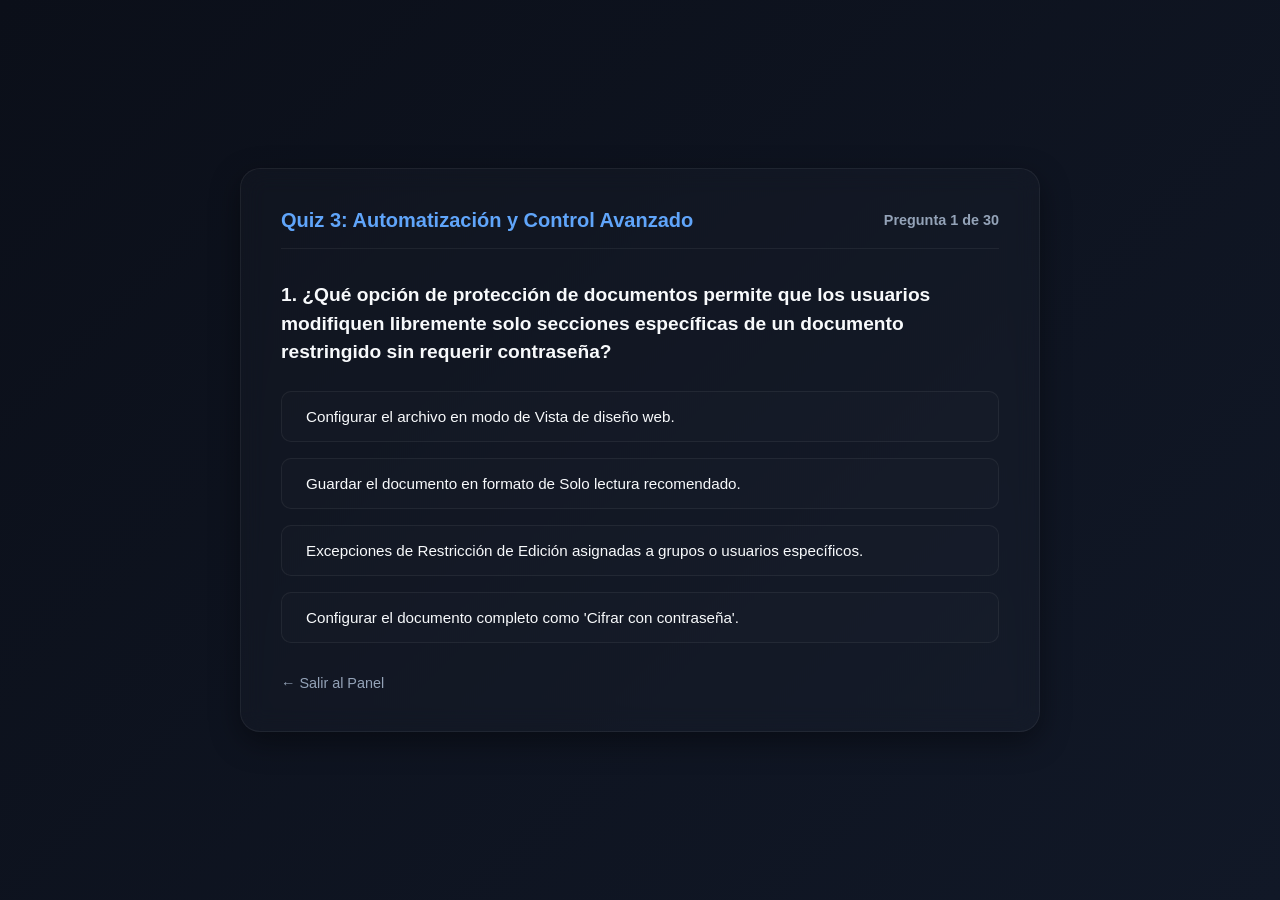
<file: quiz3.html>
<!DOCTYPE html>
<html lang="es">
<head>
    <meta charset="UTF-8">
    <meta name="viewport" content="width=device-width, initial-scale=1.0">
    <title>MOS Word Expert - Quiz 3: Automatización y Control Avanzado</title>
    <style>
        :root {
            --bg-gradient: linear-gradient(135deg, #0b0f19 0%, #111827 100%);
            --card-bg: rgba(255, 255, 255, 0.02);
            --card-border: rgba(255, 255, 255, 0.06);
            --text-primary: #f8fafc;
            --text-secondary: #94a3b8;
            --word-blue: #1d4ed8;
            --word-blue-glow: #60a5fa;
            --success: #10b981;
            --error: #ef4444;
        }

        * {
            box-sizing: border-box;
            margin: 0;
            padding: 0;
            font-family: 'Segoe UI', Tahoma, Geneva, Verdana, sans-serif;
        }

        body {
            background: var(--bg-gradient);
            min-height: 100vh;
            color: var(--text-primary);
            display: flex;
            align-items: center;
            justify-content: center;
            padding: 2rem;
        }

        .quiz-container {
            background: var(--card-bg);
            border: 1px solid var(--card-border);
            border-radius: 20px;
            padding: 2.5rem;
            max-width: 800px;
            width: 100%;
            backdrop-filter: blur(12px);
            -webkit-backdrop-filter: blur(12px);
            box-shadow: 0 10px 30px rgba(0, 0, 0, 0.4);
        }

        header {
            display: flex;
            justify-content: space-between;
            align-items: center;
            margin-bottom: 2rem;
            border-bottom: 1px solid var(--card-border);
            padding-bottom: 1rem;
        }

        header h1 {
            font-size: 1.25rem;
            color: var(--word-blue-glow);
        }

        #progress {
            font-size: 0.9rem;
            color: var(--text-secondary);
            font-weight: 600;
        }

        .question-section h2 {
            font-size: 1.2rem;
            line-height: 1.5;
            margin-bottom: 1.5rem;
        }

        .options-grid {
            display: flex;
            flex-direction: column;
            gap: 1rem;
            margin-bottom: 2rem;
        }

        .option-btn {
            background: rgba(255, 255, 255, 0.01);
            border: 1px solid var(--card-border);
            color: var(--text-primary);
            padding: 1rem 1.5rem;
            border-radius: 10px;
            cursor: pointer;
            text-align: left;
            font-size: 0.95rem;
            transition: all 0.2s ease;
        }

        .option-btn:hover:not(:disabled) {
            background: rgba(96, 165, 250, 0.08);
            border-color: var(--word-blue-glow);
            transform: translateX(4px);
        }

        .option-btn:disabled {
            cursor: not-allowed;
        }

        .feedback-box {
            display: none;
            padding: 1.5rem;
            border-radius: 10px;
            margin-bottom: 2rem;
            line-height: 1.5;
            font-size: 0.95rem;
        }

        .feedback-box.correct {
            display: block;
            background: rgba(16, 185, 129, 0.15);
            border: 1px solid var(--success);
            color: #a7f3d0;
        }

        .feedback-box.incorrect {
            display: block;
            background: rgba(239, 68, 68, 0.15);
            border: 1px solid var(--error);
            color: #fca5a5;
        }

        .nav-actions {
            display: flex;
            justify-content: space-between;
            align-items: center;
        }

        .back-link {
            color: var(--text-secondary);
            text-decoration: none;
            font-size: 0.9rem;
            transition: color 0.2s;
        }

        .back-link:hover {
            color: var(--text-primary);
        }

        .next-btn {
            background: var(--word-blue);
            color: white;
            border: none;
            padding: 0.75rem 1.5rem;
            border-radius: 8px;
            font-weight: 600;
            cursor: pointer;
            transition: background 0.2s;
            display: none;
        }

        .next-btn:hover {
            background: #2563eb;
        }

        .score-screen {
            text-align: center;
            padding: 2rem 0;
        }

        .score-screen h2 {
            font-size: 2rem;
            margin-bottom: 1rem;
            color: var(--word-blue-glow);
        }

        .score-screen p {
            color: var(--text-secondary);
            margin-bottom: 2rem;
        }

        .action-group {
            display: flex;
            justify-content: center;
            gap: 1rem;
        }

        .btn-action {
            padding: 0.75rem 1.5rem;
            border-radius: 8px;
            text-decoration: none;
            font-weight: 600;
            cursor: pointer;
        }

        .btn-primary {
            background: var(--word-blue);
            color: white;
            border: none;
        }

        .btn-secondary {
            background: transparent;
            color: var(--text-primary);
            border: 1px solid var(--card-border);
        }
    </style>
</head>
<body>

    <div class="quiz-container" id="quiz-container">
        <header>
            <h1>Quiz 3: Automatización y Control Avanzado</h1>
            <div id="progress">Pregunta 1 de 30</div>
        </header>

        <div id="question-area">
            <div class="question-section">
                <h2 id="question-text">Cargando pregunta...</h2>
                <div class="options-grid" id="options-container">
                    <!-- Opciones inyectadas dinámicamente -->
                </div>
            </div>

            <div id="feedback" class="feedback-box"></div>
        </div>

        <div class="nav-actions">
            <a href="index.html" class="back-link">&larr; Salir al Panel</a>
            <button id="next-button" class="next-btn" onclick="nextQuestion()">Siguiente &rarr;</button>
        </div>
    </div>

    <script>
        // Mantenemos las preguntas estructuradas donde el índice de la respuesta correcta original es 0.
        // El script se encargará de mezclarlas de forma transparente en tiempo de ejecución.
        const questions = [
            {
                q: "1. ¿Qué opción de protección de documentos permite que los usuarios modifiquen libremente solo secciones específicas de un documento restringido sin requerir contraseña?",
                a: [
                    "Excepciones de Restricción de Edición asignadas a grupos o usuarios específicos.",
                    "Configurar el documento completo como 'Cifrar con contraseña'.",
                    "Guardar el documento en formato de Solo lectura recomendado.",
                    "Configurar el archivo en modo de Vista de diseño web."
                ],
                correct: 0,
                fb: "¡Correcto! En la pestaña 'Revisar' > 'Restringir edición', puedes habilitar la protección para cambios de formularios o marcas y seleccionar áreas de 'Excepción' asignadas a usuarios específicos."
            },
            {
                q: "2. Al grabar una macro en Word, ¿dónde debe almacenarse para asegurarse de que esté disponible para todos los nuevos documentos en blanco creados en esa computadora?",
                a: [
                    "En la plantilla 'Normal.dotm'.",
                    "En el archivo actual de tipo .docx.",
                    "En un archivo externo con formato .xml.",
                    "En una biblioteca compartida de OneDrive."
                ],
                correct: 0,
                fb: "¡Excelente! La plantilla global Normal.dotm se carga automáticamente al iniciar Word, haciendo que sus macros grabadas allí estén disponibles globalmente."
            },
            {
                q: "3. Está diseñando un formulario interactivo. ¿Qué control de contenido del Programador se debe utilizar para asegurar que el usuario ingrese una fecha con un selector de calendario desplegable?",
                a: [
                    "Control de contenido de selector de fecha.",
                    "Control de contenido de texto sin formato.",
                    "Control de contenido de lista desplegable.",
                    "Control de contenido heredado."
                ],
                correct: 0,
                fb: "¡Muy bien! El selector de fecha proporciona una interfaz gráfica integrada e interactiva para que el usuario elija fácilmente fechas estructuradas."
            },
            {
                q: "4. Al activar el 'Control de Cambios', ¿qué herramienta permite visualizar las diferencias exactas comparando el documento original con un documento modificado por otra persona?",
                a: [
                    "Comparar (pestaña Revisar > grupo Comparar).",
                    "Combinar correspondencia.",
                    "Panel de revisión vertical.",
                    "Mostrar revisiones en globos."
                ],
                correct: 0,
                fb: "¡Correcto! La función 'Comparar' genera un tercer documento temporal señalando de forma exacta todas las inserciones, eliminaciones y cambios de formato realizados entre ambas versiones."
            },
            {
                q: "5. ¿Cuál es el propósito del comando 'Restringir formato' en la ventana de control de edición de Word?",
                a: [
                    "Limitar la edición de los usuarios para que utilicen únicamente un conjunto aprobado de estilos de formato preestablecidos.",
                    "Evitar que se inserten imágenes o formas vectoriales en el documento.",
                    "Bloquear el cambio de tamaño y márgenes de página.",
                    "Prevenir el cambio de idioma de la revisión ortográfica."
                ],
                correct: 0,
                fb: "¡Excelente! Esto evita que los usuarios rompan la consistencia estética y de marca corporativa establecida en las plantillas oficiales."
            },
            {
                q: "6. ¿Qué vista de Word resulta más útil cuando se trabaja con un documento extenso y se necesita estructurar jerárquicamente, mover títulos y secciones enteras arrastrándolos de forma gráfica?",
                a: [
                    "Vista de Esquema.",
                    "Vista de Diseño de Impresión.",
                    "Vista de Diseño Web.",
                    "Vista de Lectura de Pantalla Completa."
                ],
                correct: 0,
                fb: "¡Así es! En la Vista de Esquema se exponen los niveles de títulos (del 1 al 9), lo que facilita reordenar jerarquías y reorganizar el contenido ágilmente."
            },
            {
                q: "7. ¿Cómo se llama el lenguaje detrás de la estructura de configuración personalizada de las propiedades avanzadas en los controles de contenido de Word?",
                a: [
                    "XML.",
                    "C++.",
                    "Python.",
                    "HTML."
                ],
                correct: 0,
                fb: "¡Exacto! El mapeo XML permite que los datos capturados en los controles del formulario se sincronicen con bases de datos o propiedades del documento."
            },
            {
                q: "8. ¿Qué atajo de teclado abre de manera inmediata el cuadro de macros de Word para ejecutar o editar códigos VBA?",
                a: [
                    "Alt + F8",
                    "Alt + F11",
                    "Ctrl + F8",
                    "Ctrl + Shift + M"
                ],
                correct: 0,
                fb: "¡Muy bien! Alt + F8 abre el diálogo para ejecutar, depurar y eliminar macros rápidamente."
            },
            {
                q: "9. Si desea proteger su proyecto de macros (VBA) para que nadie pueda ver el código fuente dentro del editor, ¿dónde se configura esa contraseña?",
                a: [
                    "En las Propiedades del Proyecto VBA > pestaña Protección.",
                    "En las opciones generales de cifrado de Word.",
                    "En la pestaña Programador > botón Restringir Edición.",
                    "No es posible bloquear el código del editor de macros de Word."
                ],
                correct: 0,
                fb: "¡Correcto! Desde el editor de VBA (Alt+F11), en las propiedades de tu proyecto, puedes habilitar el bloqueo de visualización y asignarle una contraseña."
            },
            {
                q: "10. ¿Qué comando del Programador permite mapear campos del documento a metadatos estructurados personalizados en un entorno de SharePoint?",
                a: [
                    "Panel de asignación XML (XML Mapping Panel).",
                    "Propiedades del control de formulario heredado.",
                    "Editor de scripts oculto.",
                    "Consola de comandos integrados."
                ],
                correct: 0,
                fb: "¡Soberbio! El panel de asignación XML mapea de manera visual los controles de formulario con esquemas de metadatos almacenados de forma corporativa."
            },
            {
                q: "11. Al usar el control de cambios, ¿qué vista oculta temporalmente todas las marcas de revisión y muestra el documento tal y como quedaría si se aceptaran todas las modificaciones?",
                a: [
                    "Ninguna revisión (No Markup).",
                    "Original.",
                    "Todas las revisiones (All Markup).",
                    "Revisiones sencillas (Simple Markup)."
                ],
                correct: 0,
                fb: "¡Excelente! 'Ninguna revisión' te permite evaluar la lectura fluida del texto final sin ruido visual, pero manteniendo las modificaciones pendientes de aprobación."
            },
            {
                q: "12. ¿Qué control del Programador es el único que permite restringir la edición interna de su texto de manera que el usuario solo pueda elegir una opción del menú interactivo, impidiendo que escriba libremente?",
                a: [
                    "Control de contenido de lista desplegable.",
                    "Control de contenido de texto enriquecido.",
                    "Control de contenido de texto sin formato.",
                    "Control de cuadro combinado (Combo Box)."
                ],
                correct: 0,
                fb: "¡Correcto! A diferencia del 'Cuadro combinado' (que sí permite escribir opciones personalizadas), la 'Lista desplegable' restringe la selección estrictamente a los ítems predefinidos."
            },
            {
                q: "13. Al configurar 'Restringir edición' para permitir únicamente la edición de formularios, ¿cómo puede el creador del archivo realizar modificaciones de texto regulares sin remover la protección global?",
                a: [
                    "No es posible; se debe detener la protección temporalmente con la contraseña configurada.",
                    "Usando el modo de diseño del programador de manera concurrente.",
                    "Presionando la combinación Ctrl + Shift + P.",
                    "Iniciando sesión con un rol administrativo externo de Microsoft Office."
                ],
                correct: 0,
                fb: "¡Correcto! Para editar la estructura o párrafos fijos fuera de los controles interactivos, es obligatorio usar 'Suspender protección' mediante contraseña."
            },
            {
                q: "14. ¿Cuál es el formato correcto si desea guardar una plantilla personalizada que incluya macros y controles activos para que otros equipos puedan usarla de punto de partida?",
                a: [
                    "Plantilla habilitada para macros de Word (*.dotm).",
                    "Plantilla de Word (*.dotx).",
                    "Documento de Word (*.docx).",
                    "Documento habilitado para macros de Word (*.docm)."
                ],
                correct: 0,
                fb: "¡Excelente! Las plantillas maestras reutilizables que contienen código o automatizaciones deben guardarse con la extensión .dotm."
            },
            {
                q: "15. ¿En qué menú de la pestaña Vista se encuentra la opción que divide el documento en dos paneles horizontales independientes para analizar el principio y el final del texto de manera simultánea?",
                a: [
                    "Dividir (grupo Ventana).",
                    "Nueva ventana.",
                    "Organizar todo.",
                    "Ver en paralelo."
                ],
                correct: 0,
                fb: "¡Muy bien! El comando 'Dividir' segmenta tu pantalla activa en dos secciones independientes con sus respectivas barras de desplazamiento."
            },
            {
                q: "16. Para usar de manera segura controles de formulario de versiones antiguas de Word (como campos de texto heredados), ¿qué estado debe activarse primero en la pestaña Programador?",
                a: [
                    "Proteger el formulario / Restringir edición.",
                    "Activar el panel de asignación XML.",
                    "Habilitar el modo de diseño.",
                    "Crear un módulo de código de clase."
                ],
                correct: 0,
                fb: "¡Correcto! Los campos de formulario de tipo 'heredados' (Legacy Forms) solo son interactivos y rellenables una vez que el documento es protegido y bloqueado para edición de formularios."
            },
            {
                q: "17. Al resolver conflictos ortográficos y gramaticales masivos, ¿qué comando de la pestaña Revisar permite omitir la palabra sospechosa en todo el documento de una sola vez?",
                a: [
                    "Omitir todo.",
                    "Omitir una vez.",
                    "Agregar al diccionario.",
                    "Autocorrección automatizada."
                ],
                correct: 0,
                fb: "¡Exacto! 'Omitir todo' ignora de forma definitiva todas las instancias idénticas de esa palabra sin añadirla permanentemente al diccionario local."
            },
            {
                q: "18. ¿Qué herramienta de la pestaña Revisar permite traducir de manera instantánea y con precisión un párrafo seleccionado respetando el formato visual preexistente?",
                a: [
                    "Traducir selección (dentro de Traducir).",
                    "Traducir documento completo.",
                    "Mini-traductor automático.",
                    "Configurar idioma de preferencia."
                ],
                correct: 0,
                fb: "¡Excelente! La opción 'Traducir selección' despliega un panel lateral interactivo y reemplaza el texto seleccionado manteniendo la estructura del párrafo."
            },
            {
                q: "19. ¿Cuál es el propósito del comando 'Bloquear autores' en un entorno de coautoría dentro de Microsoft Word?",
                a: [
                    "Evitar que otros usuarios realicen ediciones en párrafos o secciones específicas que estás modificando activamente.",
                    "Suspender los derechos de suscripción de la cuenta Office 365 del colaborador.",
                    "Impedir que se visualice quién realizó las marcas de cambio históricas.",
                    "Eliminar los comentarios insertados por editores externos."
                ],
                correct: 0,
                fb: "¡Brillante! 'Bloquear autores' reserva exclusividad sobre el área de trabajo activa para evitar colisiones de datos durante la edición en la nube."
            },
            {
                q: "20. Al grabar una Macro para dar formato automático, ¿qué limitación crítica del mouse se debe considerar bajo el motor VBA de Word?",
                a: [
                    "La grabadora no registra los movimientos de arrastre ni selecciones de texto hechos con el puntero del mouse en el cuerpo del documento.",
                    "El mouse se bloquea físicamente en la pantalla durante la grabación.",
                    "No se pueden utilizar los botones de comando de la cinta de opciones.",
                    "La macro se interrumpe inmediatamente si se hace un clic derecho."
                ],
                correct: 0,
                fb: "¡Es correcto! La grabadora de macros no registra clics ni arrastres sobre el lienzo. Se deben emplear combinaciones de teclado (Shift + flechas, etc.) para seleccionar."
            },
            {
                q: "21. ¿Qué comando de la pestaña Vista permite alternar dinámicamente entre el documento actual y otros documentos de Word abiertos en la barra de tareas?",
                a: [
                    "Cambiar ventanas (grupo Ventana).",
                    "Organizar todo.",
                    "Ver en paralelo.",
                    "Restablecer posición de ventana."
                ],
                correct: 0,
                fb: "¡Así es! 'Cambiar ventanas' te muestra una lista con nombres de los archivos DOCX en ejecución para saltar velozmente entre ellos sin minimizar la aplicación."
            },
            {
                q: "22. En el Control de Cambios, ¿qué comando debes presionar para validar de forma definitiva una modificación sugerida por otro revisor y avanzar automáticamente al siguiente cambio?",
                a: [
                    "Aceptar y pasar al siguiente (menú Aceptar).",
                    "Aceptar todos los cambios.",
                    "Rechazar y pasar al siguiente.",
                    "Marcar como resuelto."
                ],
                correct: 0,
                fb: "¡Perfecto! 'Aceptar y pasar al siguiente' optimiza los tiempos de auditoría integrando el cambio de manera permanente y saltando al próximo elemento de control."
            },
            {
                q: "23. Al diseñar controles de contenido, ¿cómo se asegura de que el usuario no pueda borrar por accidente el control interactivo de la plantilla?",
                a: [
                    "Activando la casilla 'No se puede eliminar el control de contenido' en sus Propiedades.",
                    "Configurando el control como un Bloque de creación dinámico.",
                    "Asignando una clave criptográfica de seguridad al control individual.",
                    "Incrustando el control dentro de un encabezado de página oculto."
                ],
                correct: 0,
                fb: "¡Excelente! En las propiedades del control de contenido, esta casilla de verificación impide que se elimine el contenedor, forzando al usuario a solo editar su contenido."
            },
            {
                q: "24. ¿Qué comando de la pestaña Programador permite importar o exportar un archivo con extensión .xml para estructurar y rellenar automáticamente los datos del documento?",
                a: [
                    "Asignación (dentro del grupo XML).",
                    "Origen del esquema.",
                    "Modo de Diseño.",
                    "Propiedades de plantilla."
                ],
                correct: 0,
                fb: "¡Correcto! El comando 'Asignación' abre el panel para importar esquemas y vincular los elementos con el texto."
            },
            {
                q: "25. Si necesitas habilitar la pestaña 'Programador' en la cinta de opciones de Word porque no se muestra de forma nativa, ¿cuál es la ruta correcta?",
                a: [
                    "Archivo > Opciones > Personalizar cinta de opciones > marcar 'Programador'.",
                    "Archivo > Opciones > Centro de confianza > Configuración de macros.",
                    "Pestaña Vista > grupo Mostrar > activar 'Programador'.",
                    "Hacer clic derecho sobre la regla horizontal y seleccionar 'Herramientas de programador'."
                ],
                correct: 0,
                fb: "¡Perfecto! Esta es la ruta estándar para personalizar y habilitar las pestañas de control avanzado como Programador o Dibujar."
            },
            {
                q: "26. Al auditar un documento con múltiples revisores, ¿cómo puedes filtrar la visualización del control de cambios para examinar únicamente las correcciones hechas por un editor específico?",
                a: [
                    "Mostrar revisiones > Personas > Seleccionar el usuario deseado.",
                    "Ir a comparar documentos y seleccionar el autor.",
                    "Usar el Panel de revisión vertical y ordenar alfabéticamente.",
                    "No es posible segmentar las marcas de cambio por autor."
                ],
                correct: 0,
                fb: "¡Soberbio! Word asigna un color y metadatos individuales a cada autor. Puedes filtrar la pantalla de revisión seleccionando personas específicas."
            },
            {
                q: "27. ¿Qué función de la pestaña Vista elimina todas las barras de herramientas, la cinta de opciones y optimiza la pantalla con fuentes legibles para facilitar el estudio fluido del texto?",
                a: [
                    "Modo de lectura.",
                    "Diseño de impresión.",
                    "Diseño Web.",
                    "Línea de cuadrícula dinámica."
                ],
                correct: 0,
                fb: "¡Exacto! El Modo de lectura reconfigura las páginas de manera horizontal similar a un libro digital, reduciendo la fatiga visual."
            },
            {
                q: "28. ¿Qué opción del Centro de confianza de Word se recomienda configurar para un entorno seguro que permita usar tus macros locales de entrenamiento sin bloqueos innecesarios?",
                a: [
                    "Deshabilitar todas las macros con notificación.",
                    "Habilitar todas las macros (no recomendado).",
                    "Deshabilitar todas las macros sin notificación.",
                    "Bloquear la ejecución de todo código externo firmado digitalmente."
                ],
                correct: 0,
                fb: "¡Correcto! 'Deshabilitar con notificación' es el balance idóneo: bloquea el código por defecto pero despliega una barra amarilla de advertencia para activarlo bajo demanda."
            },
            {
                q: "29. Al insertar un control de contenido de 'Lista desplegable', ¿dónde se definen los elementos de texto y sus valores asociados que verá el usuario final?",
                a: [
                    "En las Propiedades del control de contenido (Botón Propiedades del grupo Controles).",
                    "Escribiendo directamente dentro del marcador de posición en la pantalla.",
                    "Importando una tabla externa desde Access.",
                    "Creando una subrutina VBA en el módulo de la hoja."
                ],
                correct: 0,
                fb: "¡Excelente! En las Propiedades del control de contenido hay un área dedicada para 'Agregar, Modificar y Quitar' cada uno de los elementos de la lista desplegable."
            },
            {
                q: "30. ¿Cuál es el comando de la pestaña Revisar que calcula y muestra la cantidad total de palabras, caracteres con y sin espacios, párrafos y líneas del documento seleccionado?",
                a: [
                    "Contar palabras.",
                    "Estadísticas de legibilidad.",
                    "Comprobar accesibilidad.",
                    "Sinónimos y glosario integrado."
                ],
                correct: 0,
                fb: "¡Felicidades! 'Contar palabras' abre la ventana de estadísticas completas de composición del documento, un control esencial para cumplir límites de tamaño en proyectos formales."
            }
        ];

        let currentQ = 0;
        let score = 0;
        let shuffledOptions = []; // Guardará las opciones mezcladas para la pregunta actual
        let currentCorrectIndex = 0; // Guardará el nuevo índice de la opción correcta de la pregunta actual

        const questionText = document.getElementById("question-text");
        const optionsContainer = document.getElementById("options-container");
        const feedbackBox = document.getElementById("feedback");
        const nextButton = document.getElementById("next-button");
        const progressTracker = document.getElementById("progress");

        // Función para mezclar opciones conservando el rastreo de la respuesta correcta original
        function shuffleOptions(currentData) {
            const originalOptions = [...currentData.a];
            const originalCorrectText = originalOptions[currentData.correct]; // El texto de la respuesta correcta original

            // Mezclamos las opciones usando el algoritmo de Fisher-Yates
            for (let i = originalOptions.length - 1; i > 0; i--) {
                const j = Math.floor(Math.random() * (i + 1));
                [originalOptions[i], originalOptions[j]] = [originalOptions[j], originalOptions[i]];
            }

            // Buscamos en qué posición quedó la respuesta correcta después de la mezcla
            currentCorrectIndex = originalOptions.indexOf(originalCorrectText);
            shuffledOptions = originalOptions;
        }

        function loadQuestion() {
            feedbackBox.style.display = "none";
            nextButton.style.display = "none";
            
            const currentData = questions[currentQ];
            progressTracker.innerText = `Pregunta ${currentQ + 1} de ${questions.length}`;
            questionText.innerText = currentData.q;
            
            // Mezclar de manera aleatoria las opciones
            shuffleOptions(currentData);
            
            optionsContainer.innerHTML = "";
            shuffledOptions.forEach((option, index) => {
                const button = document.createElement("button");
                button.className = "option-btn";
                button.innerText = option;
                button.onclick = () => selectOption(index);
                optionsContainer.appendChild(button);
            });
        }

        function selectOption(selectedIndex) {
            const currentData = questions[currentQ];
            const buttons = optionsContainer.getElementsByClassName("option-btn");
            
            for(let btn of buttons) {
                btn.disabled = true;
            }

            if (selectedIndex === currentCorrectIndex) {
                score++;
                feedbackBox.className = "feedback-box correct";
                feedbackBox.innerHTML = `<strong>¡Correcto!</strong> <br>${currentData.fb}`;
                buttons[selectedIndex].style.borderColor = "var(--success)";
                buttons[selectedIndex].style.background = "rgba(16, 185, 129, 0.15)";
            } else {
                feedbackBox.className = "feedback-box incorrect";
                feedbackBox.innerHTML = `<strong>Incorrecto.</strong> <br>${currentData.fb}`;
                buttons[selectedIndex].style.borderColor = "var(--error)";
                buttons[selectedIndex].style.background = "rgba(239, 68, 68, 0.15)";
                buttons[currentCorrectIndex].style.borderColor = "var(--success)";
            }
            
            nextButton.style.display = "block";
        }

        function nextQuestion() {
            currentQ++;
            if (currentQ < questions.length) {
                loadQuestion();
            } else {
                showResults();
            }
        }

        function showResults() {
            const container = document.getElementById("quiz-container");
            const percentage = Math.round((score / questions.length) * 100);
            
            container.innerHTML = `
                <div class="score-screen">
                    <h2>Simulación Finalizada</h2>
                    <p>Tu puntuación en Control Avanzado es de <strong>${score} de ${questions.length}</strong> correctas (${percentage}%).</p>
                    <div style="margin-bottom: 2rem; font-size: 1.2rem; font-weight: bold; color: ${percentage >= 85 ? 'var(--success)' : 'var(--error)'}">
                        ${percentage >= 85 ? '¡Excelente puntaje! Cumples los estándares MOS Champion.' : 'Por favor, refuerza la grabación de macros y restricción de formato.'}
                    </div>
                    <div class="action-group">
                        <button onclick="location.reload()" class="btn-action btn-primary">Reintentar</button>
                        <a href="index.html" class="btn-action btn-secondary">Volver al Panel</a>
                    </div>
                </div>
            `;
        }

        loadQuestion();
    </script>
</body>
</html>
</file>
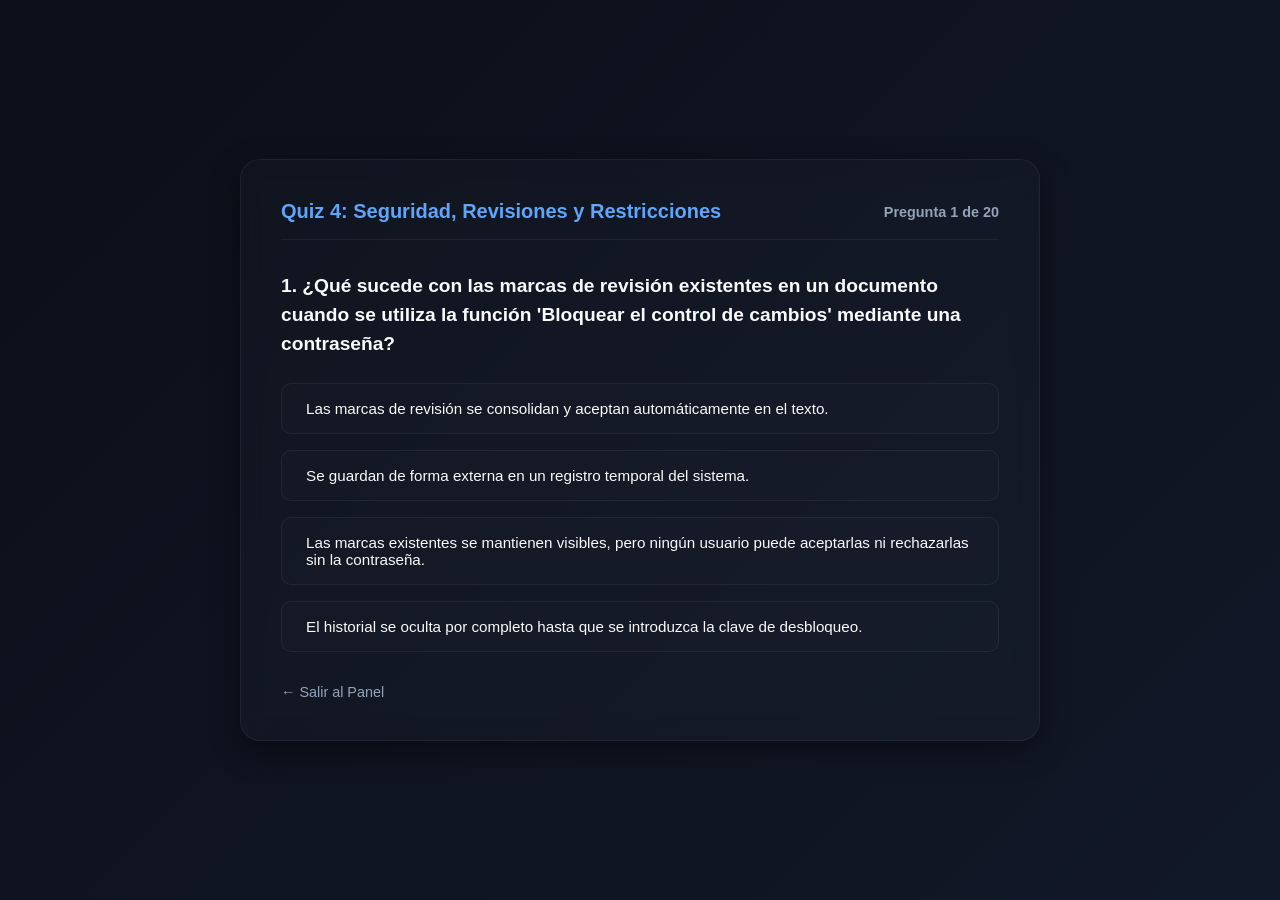
<file: quiz4.html>
<!DOCTYPE html>
<html lang="es">
<head>
    <meta charset="UTF-8">
    <meta name="viewport" content="width=device-width, initial-scale=1.0">
    <title>MOS Word Expert - Quiz 4: Seguridad y Revisión Avanzada</title>
    <style>
        :root {
            --bg-gradient: linear-gradient(135deg, #0b0f19 0%, #111827 100%);
            --card-bg: rgba(255, 255, 255, 0.02);
            --card-border: rgba(255, 255, 255, 0.06);
            --text-primary: #f8fafc;
            --text-secondary: #94a3b8;
            --word-blue: #1d4ed8;
            --word-blue-glow: #60a5fa;
            --success: #10b981;
            --error: #ef4444;
        }

        * {
            box-sizing: border-box;
            margin: 0;
            padding: 0;
            font-family: 'Segoe UI', Tahoma, Geneva, Verdana, sans-serif;
        }

        body {
            background: var(--bg-gradient);
            min-height: 100vh;
            color: var(--text-primary);
            display: flex;
            align-items: center;
            justify-content: center;
            padding: 2rem;
        }

        .quiz-container {
            background: var(--card-bg);
            border: 1px solid var(--card-border);
            border-radius: 20px;
            padding: 2.5rem;
            max-width: 800px;
            width: 100%;
            backdrop-filter: blur(12px);
            -webkit-backdrop-filter: blur(12px);
            box-shadow: 0 10px 30px rgba(0, 0, 0, 0.4);
        }

        header {
            display: flex;
            justify-content: space-between;
            align-items: center;
            margin-bottom: 2rem;
            border-bottom: 1px solid var(--card-border);
            padding-bottom: 1rem;
        }

        header h1 {
            font-size: 1.25rem;
            color: var(--word-blue-glow);
        }

        #progress {
            font-size: 0.9rem;
            color: var(--text-secondary);
            font-weight: 600;
        }

        .question-section h2 {
            font-size: 1.2rem;
            line-height: 1.5;
            margin-bottom: 1.5rem;
        }

        .options-grid {
            display: flex;
            flex-direction: column;
            gap: 1rem;
            margin-bottom: 2rem;
        }

        .option-btn {
            background: rgba(255, 255, 255, 0.01);
            border: 1px solid var(--card-border);
            color: var(--text-primary);
            padding: 1rem 1.5rem;
            border-radius: 10px;
            cursor: pointer;
            text-align: left;
            font-size: 0.95rem;
            transition: all 0.2s ease;
        }

        .option-btn:hover:not(:disabled) {
            background: rgba(96, 165, 250, 0.08);
            border-color: var(--word-blue-glow);
            transform: translateX(4px);
        }

        .option-btn:disabled {
            cursor: not-allowed;
        }

        .feedback-box {
            display: none;
            padding: 1.5rem;
            border-radius: 10px;
            margin-bottom: 2rem;
            line-height: 1.5;
            font-size: 0.95rem;
        }

        .feedback-box.correct {
            display: block;
            background: rgba(16, 185, 129, 0.15);
            border: 1px solid var(--success);
            color: #a7f3d0;
        }

        .feedback-box.incorrect {
            display: block;
            background: rgba(239, 68, 68, 0.15);
            border: 1px solid var(--error);
            color: #fca5a5;
        }

        .nav-actions {
            display: flex;
            justify-content: space-between;
            align-items: center;
        }

        .back-link {
            color: var(--text-secondary);
            text-decoration: none;
            font-size: 0.9rem;
            transition: color 0.2s;
        }

        .back-link:hover {
            color: var(--text-primary);
        }

        .next-btn {
            background: var(--word-blue);
            color: white;
            border: none;
            padding: 0.75rem 1.5rem;
            border-radius: 8px;
            font-weight: 600;
            cursor: pointer;
            transition: background 0.2s;
            display: none;
        }

        .next-btn:hover {
            background: #2563eb;
        }

        .score-screen {
            text-align: center;
            padding: 2rem 0;
        }

        .score-screen h2 {
            font-size: 2rem;
            margin-bottom: 1rem;
            color: var(--word-blue-glow);
        }

        .score-screen p {
            color: var(--text-secondary);
            margin-bottom: 2rem;
        }

        .action-group {
            display: flex;
            justify-content: center;
            gap: 1rem;
        }

        .btn-action {
            padding: 0.75rem 1.5rem;
            border-radius: 8px;
            text-decoration: none;
            font-weight: 600;
            cursor: pointer;
        }

        .btn-primary {
            background: var(--word-blue);
            color: white;
            border: none;
        }

        .btn-secondary {
            background: transparent;
            color: var(--text-primary);
            border: 1px solid var(--card-border);
        }
    </style>
</head>
<body>

    <div class="quiz-container" id="quiz-container">
        <header>
            <h1>Quiz 4: Seguridad, Revisiones y Restricciones</h1>
            <div id="progress">Pregunta 1 de 20</div>
        </header>

        <div id="question-area">
            <div class="question-section">
                <h2 id="question-text">Cargando pregunta...</h2>
                <div class="options-grid" id="options-container">
                    <!-- Opciones inyectadas dinámicamente -->
                </div>
            </div>

            <div id="feedback" class="feedback-box"></div>
        </div>

        <div class="nav-actions">
            <a href="index.html" class="back-link">&larr; Salir al Panel</a>
            <button id="next-button" class="next-btn" onclick="nextQuestion()">Siguiente &rarr;</button>
        </div>
    </div>

    <script>
        // Estructura de base de datos base (La opción correcta inicial es el índice 0)
        const questions = [
            {
                q: "1. ¿Qué sucede con las marcas de revisión existentes en un documento cuando se utiliza la función 'Bloquear el control de cambios' mediante una contraseña?",
                a: [
                    "Las marcas existentes se mantienen visibles, pero ningún usuario puede aceptarlas ni rechazarlas sin la contraseña.",
                    "Las marcas de revisión se consolidan y aceptan automáticamente en el texto.",
                    "El historial se oculta por completo hasta que se introduzca la clave de desbloqueo.",
                    "Se guardan de forma externa en un registro temporal del sistema."
                ],
                correct: 0,
                fb: "¡Correcto! El bloqueo del control de cambios impide de manera estricta que otros editores desactiven el rastreo de cambios o alteren las revisiones históricas ya documentadas."
            },
            {
                q: "2. Al configurar Restricciones de edición, ¿qué opción debe elegir si desea que los destinatarios solo puedan insertar anotaciones marginales sin alterar una sola palabra de los párrafos originales?",
                a: [
                    "Comentarios.",
                    "Sin cambios (Solo lectura).",
                    "Rellenando formularios.",
                    "Marcas de revisión."
                ],
                correct: 0,
                fb: "¡Excelente! La restricción de tipo 'Comentarios' bloquea la edición del cuerpo principal del archivo, permitiendo únicamente el uso de globos o burbujas de comentarios adicionales."
            },
            {
                q: "3. ¿Qué herramienta de Inspección avanzada de Word permite eliminar permanentemente propiedades del archivo, nombres de autores, rutas de red y metadatos ocultos antes de su distribución?",
                a: [
                    "Inspector de documentos.",
                    "Comprobar accesibilidad.",
                    "Comprobar compatibilidad.",
                    "Administrador de versiones recuperadas."
                ],
                correct: 0,
                fb: "¡Muy bien! El Inspector de documentos examina datos internos ocultos y permite limpiar la información personal que suele adjuntarse automáticamente a las propiedades de Office."
            },
            {
                q: "4. En la configuración avanzada del Control de cambios, ¿qué elemento controla específicamente la forma en que se muestran las líneas añadidas (por ejemplo, con un borde vertical al margen izquierdo)?",
                a: [
                    "Líneas cambiadas.",
                    "Inserciones.",
                    "Eliminaciones.",
                    "Globos de revisión."
                ],
                correct: 0,
                fb: "¡Exacto! El campo 'Líneas cambiadas' define la posición y el color de las barras marginales que alertan visualmente que una línea o párrafo ha sufrido modificaciones."
            },
            {
                q: "5. Si cifra un documento de Word mediante la ruta 'Información > Proteger documento > Cifrar con contraseña', ¿qué consecuencia directa tiene si un usuario olvida dicha clave?",
                a: [
                    "El documento no se podrá recuperar de ninguna forma convencional, ya que Microsoft no almacena la contraseña.",
                    "El archivo se abre automáticamente en modo de Solo lectura restringido.",
                    "Se puede restaurar solicitando un código al administrador del dominio local.",
                    "Las macros incrustadas se encargan de omitir el cifrado después de tres intentos."
                ],
                correct: 0,
                fb: "¡Correcto! El cifrado AES de Word es de protección estricta. Olvidar la clave significa perder permanentemente el acceso legítimo al archivo."
            },
            {
                q: "6. Al utilizar la herramienta 'Comparar' para cotejar dos versiones de un archivo, ¿dónde se recomienda configurar por defecto la visualización de los cambios para no alterar los archivos fuente?",
                a: [
                    "En un nuevo documento.",
                    "En el documento original.",
                    "En el documento revisado.",
                    "En una plantilla externa compartida."
                ],
                correct: 0,
                fb: "¡Muy bien! Generar las diferencias en un 'Nuevo documento' protege la integridad de las dos versiones comparadas y consolida los cambios en un tercer archivo limpio."
            },
            {
                q: "7. ¿Cuál es la principal diferencia entre la restricción de edición 'Marcas de revisión' y activar simplemente el Control de Cambios de forma manual?",
                a: [
                    "La restricción impide físicamente que el usuario desactive el rastreo de cambios, forzando a que toda modificación quede registrada de manera obligatoria.",
                    "La restricción oculta los colores de los autores para mayor privacidad.",
                    "El control de cambios manual requiere la instalación de un complemento web adicional.",
                    "La restricción convierte de inmediato el texto a formato de bloque XML estático."
                ],
                correct: 0,
                fb: "¡Excelente análisis! Al restringir la edición con formato de marcas, la opción de apagar el control de cambios queda deshabilitada para los usuarios no autorizados."
            },
            {
                q: "8. Al auditar la accesibilidad de un documento extenso, ¿qué error grave reportará la herramienta 'Comprobar accesibilidad' sobre los objetos visuales?",
                a: [
                    "La falta de texto alternativo (Alt Text) en imágenes, gráficos o tablas.",
                    "El uso de tipografías con colores corporativos personalizados.",
                    "Guardar el archivo en una ruta local en lugar de almacenamiento en la nube.",
                    "Insertar hipervínculos que redirijan a sitios web externos."
                ],
                correct: 0,
                fb: "¡Exacto! El texto alternativo es indispensable para que los lectores de pantalla puedan describir con precisión los elementos visuales a personas con discapacidades."
            },
            {
                q: "9. ¿Qué función avanzada permite fusionar en un único lienzo interactivo las sugerencias y marcas de revisión realizadas por cinco editores distintos sobre copias separadas del mismo archivo?",
                a: [
                    "Combinar (pestaña Revisar > grupo Comparar > Combinar).",
                    "Cifrado simétrico de coautoría.",
                    "Vincular estilos jerárquicos.",
                    "Consolidación de texto dinámico."
                ],
                correct: 0,
                fb: "¡Soberbio! A diferencia de 'Comparar', la opción 'Combinar' toma las revisiones de múltiples fuentes y las unifica ordenadamente en un único archivo maestro para su posterior aprobación."
            },
            {
                q: "10. Dentro del panel de Restricciones de edición, ¿qué acción es obligatoria para aplicar de forma efectiva las excepciones de usuario y el bloqueo estricto en el documento?",
                a: [
                    "Hacer clic en el botón 'Sí, aplicar la protección'.",
                    "Guardar el archivo como una plantilla dotm.",
                    "Activar el modo de diseño en la pestaña Programador.",
                    "Cerrar la sesión de Microsoft Office activa."
                ],
                correct: 0,
                fb: "¡Así es! Las configuraciones de restricciones permanecen inactivas hasta que se presiona el botón de confirmación final y se introduce (o no) una contraseña."
            },
            {
                q: "11. Cuando se comparte un archivo y se configura la opción 'Restringir edición > Sin cambios (Solo lectura)', ¿cómo se define técnicamente un área para que un colega específico sí pueda modificarla?",
                a: [
                    "Seleccionando el texto del párrafo y marcando el nombre del usuario en la sección 'Excepciones'.",
                    "Insertando un control de texto enriquecido protegido por contraseña.",
                    "Creando una sección de página nueva con un salto continuo exclusivo.",
                    "Cambiando el color de fuente del párrafo seleccionado a azul estándar."
                ],
                correct: 0,
                fb: "¡Perfecto! Al seleccionar un fragmento de texto e indicar excepciones (por correo o grupo), Word mantendrá bloqueado todo el documento excepto esas zonas asignadas."
            },
            {
                q: "12. ¿Qué utilidad tiene activar la casilla de verificación 'Solo lectura recomendado' en las opciones de guardado de un documento?",
                a: [
                    "Sugiere al usuario abrir el documento sin permisos de escritura, pero le permite elegir editarlo de forma voluntaria.",
                    "Bloquea criptográficamente el archivo impidiendo modificaciones de raíz.",
                    "Fuerza a que el documento solo pueda visualizarse en la interfaz web de Office.",
                    "Elimina automáticamente el diccionario de corrección ortográfica."
                ],
                correct: 0,
                fb: "¡Correcto! Es una protección de cortesía. Advierte al usuario que es preferible leer el documento, pero no impone un bloqueo estricto por contraseña."
            },
            {
                q: "13. Al realizar una revisión ortográfica avanzada, ¿qué función le permite a Word autocorregir una palabra mal escrita inmediatamente al presionar la barra espaciadora?",
                a: [
                    "Opciones de Autocorrección.",
                    "Diccionario personalizado activo.",
                    "Omitir siempre términos técnicos.",
                    "Revisión en segundo plano condicional."
                ],
                correct: 0,
                fb: "¡Excelente! La lista de Autocorrección almacena pares de cadenas de texto para automatizar la sustitución de errores tipográficos en tiempo real."
            },
            {
                q: "14. ¿Qué tipo de marcas de revisión se visualizan de manera predeterminada en la pantalla cuando se selecciona la opción de visualización 'Revisiones sencillas' (Simple Markup)?",
                a: [
                    "Una línea vertical discreta en el margen izquierdo del párrafo modificado, ocultando el ruido del texto tachado.",
                    "Todos los globos detallados de inserción y eliminación al margen derecho.",
                    "El texto original sin una sola modificación aplicada.",
                    "Únicamente los cambios referentes a estilos de fuente y formatos de color."
                ],
                correct: 0,
                fb: "¡Muy bien! Las revisiones sencillas limpian el lienzo ocultando las tachaduras de texto, mostrando una barra roja marginal que indica que esa zona fue alterada."
            },
            {
                q: "15. Para asegurar que un documento mantenga un diseño consistente en computadoras que no disponen de las tipografías premium utilizadas en su diseño, ¿qué opción avanzada de guardado debe activarse?",
                a: [
                    "Incrustar fuentes en el archivo.",
                    "Optimizar diseño para compatibilidad CSS.",
                    "Guardar como formato de texto enriquecido (.rtf).",
                    "Comprimir archivos multimedia incrustados."
                ],
                correct: 0,
                fb: "¡Brillante! Incrustar las fuentes adjunta los archivos vectoriales tipográficos dentro del propio archivo .docx, garantizando consistencia estética global."
            },
            {
                q: "16. En el Control de Cambios, ¿qué herramienta abre un panel flotante o lateral que expone un listado numérico exacto de todas las inserciones, eliminaciones y comentarios vigentes en el archivo?",
                a: [
                    "Panel de revisión (Reviewing Pane).",
                    "Línea de tiempo de versiones.",
                    "Organizador de bloques de creación.",
                    "Consola del verificador ortográfico."
                ],
                correct: 0,
                fb: "¡Correcto! El Panel de revisión (ya sea vertical u horizontal) enumera de forma estructurada cada cambio cronológico realizado en el archivo."
            },
            {
                q: "17. Si desea impedir estrictamente que otros usuarios alteren el tamaño de los márgenes o el espaciado de párrafos de su documento mediante estilos alternativos, ¿qué casilla debe activar?",
                a: [
                    "Restringir el formato a una selección de estilos (en Restringir edición).",
                    "Configurar metadatos fijos en el Panel XML.",
                    "Habilitar el modo estricto en el Centro de Confianza.",
                    "Bloquear la posición de los cuadros de texto."
                ],
                correct: 0,
                fb: "¡Es correcto! Al restringir el formato, puedes desactivar el uso de modificaciones directas de fuentes y forzar el uso de una hoja de estilos oficial bloqueada."
            },
            {
                q: "18. Al realizar una comparación de documentos, ¿qué criterio evalúa Word para determinar que dos archivos son distintos si el texto literal es exactamente el mismo?",
                a: [
                    "Los cambios de formato (negritas, cursivas, espaciados).",
                    "El nombre asignado a las imágenes incrustadas.",
                    "La velocidad con la que se guardó cada archivo.",
                    "La ubicación física del servidor donde están alojados."
                ],
                correct: 0,
                fb: "¡Exacto! El motor de comparación analiza no solo la sintaxis del texto, sino también las propiedades estéticas y de formato aplicadas sobre las palabras."
            },
            {
                q: "19. ¿Cuál es la ruta correcta de la pestaña Revisar para limpiar completamente el lienzo de una sugerencia de cambio realizada por un revisor, devolviendo el texto a su estado anterior?",
                a: [
                    "Hacer clic en el botón 'Rechazar' (o el menú desplegable de Rechazar).",
                    "Eliminar el párrafo completo y reescribirlo.",
                    "Usar el comando 'Marcar como resuelto'.",
                    "Hacer clic en 'Aceptar' y luego presionar Ctrl + Z."
                ],
                correct: 0,
                fb: "¡Excelente! 'Rechazar' descarta la modificación propuesta por el editor y preserva el estado original del documento."
            },
            {
                q: "20. Al configurar la seguridad de Restringir edición, ¿qué alternativa permite otorgar permisos sin utilizar una contraseña tradicional de texto?",
                a: [
                    "Autenticación de usuarios mediante cuentas unificadas de dominio o Microsoft de forma selectiva.",
                    "Criptografía por reconocimiento biométrico local.",
                    "Generación de códigos QR temporales dinámicos.",
                    "No existe alternativa; el uso de una clave alfanumérica escrita es obligatorio."
                ],
                correct: 0,
                fb: "¡Excelente! Word permite restringir la edición vinculando la protección a correos específicos corporativos de Microsoft, obligando al usuario a iniciar sesión para validar su identidad."
            }
        ];

        let currentQ = 0;
        let score = 0;
        let shuffledOptions = [];
        let currentCorrectIndex = 0;

        const questionText = document.getElementById("question-text");
        const optionsContainer = document.getElementById("options-container");
        const feedbackBox = document.getElementById("feedback");
        const nextButton = document.getElementById("next-button");
        const progressTracker = document.getElementById("progress");

        function shuffleOptions(currentData) {
            const originalOptions = [...currentData.a];
            const originalCorrectText = originalOptions[currentData.correct];

            for (let i = originalOptions.length - 1; i > 0; i--) {
                const j = Math.floor(Math.random() * (i + 1));
                [originalOptions[i], originalOptions[j]] = [originalOptions[j], originalOptions[i]];
            }

            currentCorrectIndex = originalOptions.indexOf(originalCorrectText);
            shuffledOptions = originalOptions;
        }

        function loadQuestion() {
            feedbackBox.style.display = "none";
            nextButton.style.display = "none";
            
            const currentData = questions[currentQ];
            progressTracker.innerText = `Pregunta ${currentQ + 1} de ${questions.length}`;
            questionText.innerText = currentData.q;
            
            shuffleOptions(currentData);
            
            optionsContainer.innerHTML = "";
            shuffledOptions.forEach((option, index) => {
                const button = document.createElement("button");
                button.className = "option-btn";
                button.innerText = option;
                button.onclick = () => selectOption(index);
                optionsContainer.appendChild(button);
            });
        }

        function selectOption(selectedIndex) {
            const currentData = questions[currentQ];
            const buttons = optionsContainer.getElementsByClassName("option-btn");
            
            for(let btn of buttons) {
                btn.disabled = true;
            }

            if (selectedIndex === currentCorrectIndex) {
                score++;
                feedbackBox.className = "feedback-box correct";
                feedbackBox.innerHTML = `<strong>¡Correcto!</strong> <br>${currentData.fb}`;
                buttons[selectedIndex].style.borderColor = "var(--success)";
                buttons[selectedIndex].style.background = "rgba(16, 185, 129, 0.15)";
            } else {
                feedbackBox.className = "feedback-box incorrect";
                feedbackBox.innerHTML = `<strong>Incorrecto.</strong> <br>${currentData.fb}`;
                buttons[selectedIndex].style.borderColor = "var(--error)";
                buttons[selectedIndex].style.background = "rgba(239, 68, 68, 0.15)";
                buttons[currentCorrectIndex].style.borderColor = "var(--success)";
            }
            
            nextButton.style.display = "block";
        }

        function nextQuestion() {
            currentQ++;
            if (currentQ < questions.length) {
                loadQuestion();
            } else {
                showResults();
            }
        }

        function showResults() {
            const container = document.getElementById("quiz-container");
            const percentage = Math.round((score / questions.length) * 100);
            
            container.innerHTML = `
                <div class="score-screen">
                    <h2>Simulación Finalizada</h2>
                    <p>Tu puntuación en Seguridad y Revisión es de <strong>${score} de ${questions.length}</strong> correctas (${percentage}%).</p>
                    <div style="margin-bottom: 2rem; font-size: 1.2rem; font-weight: bold; color: ${percentage >= 85 ? 'var(--success)' : 'var(--error)'}">
                        ${percentage >= 85 ? '¡Excelente nivel! Listo para dominar las restricciones del examen real.' : 'Se sugiere repasar el uso del Inspector y Excepciones de usuario.'}
                    </div>
                    <div class="action-group">
                        <button onclick="location.reload()" class="btn-action btn-primary">Reintentar</button>
                        <a href="index.html" class="btn-action btn-secondary">Volver al Panel</a>
                    </div>
                </div>
            `;
        }

        loadQuestion();
    </script>
</body>
</html>
</file>
